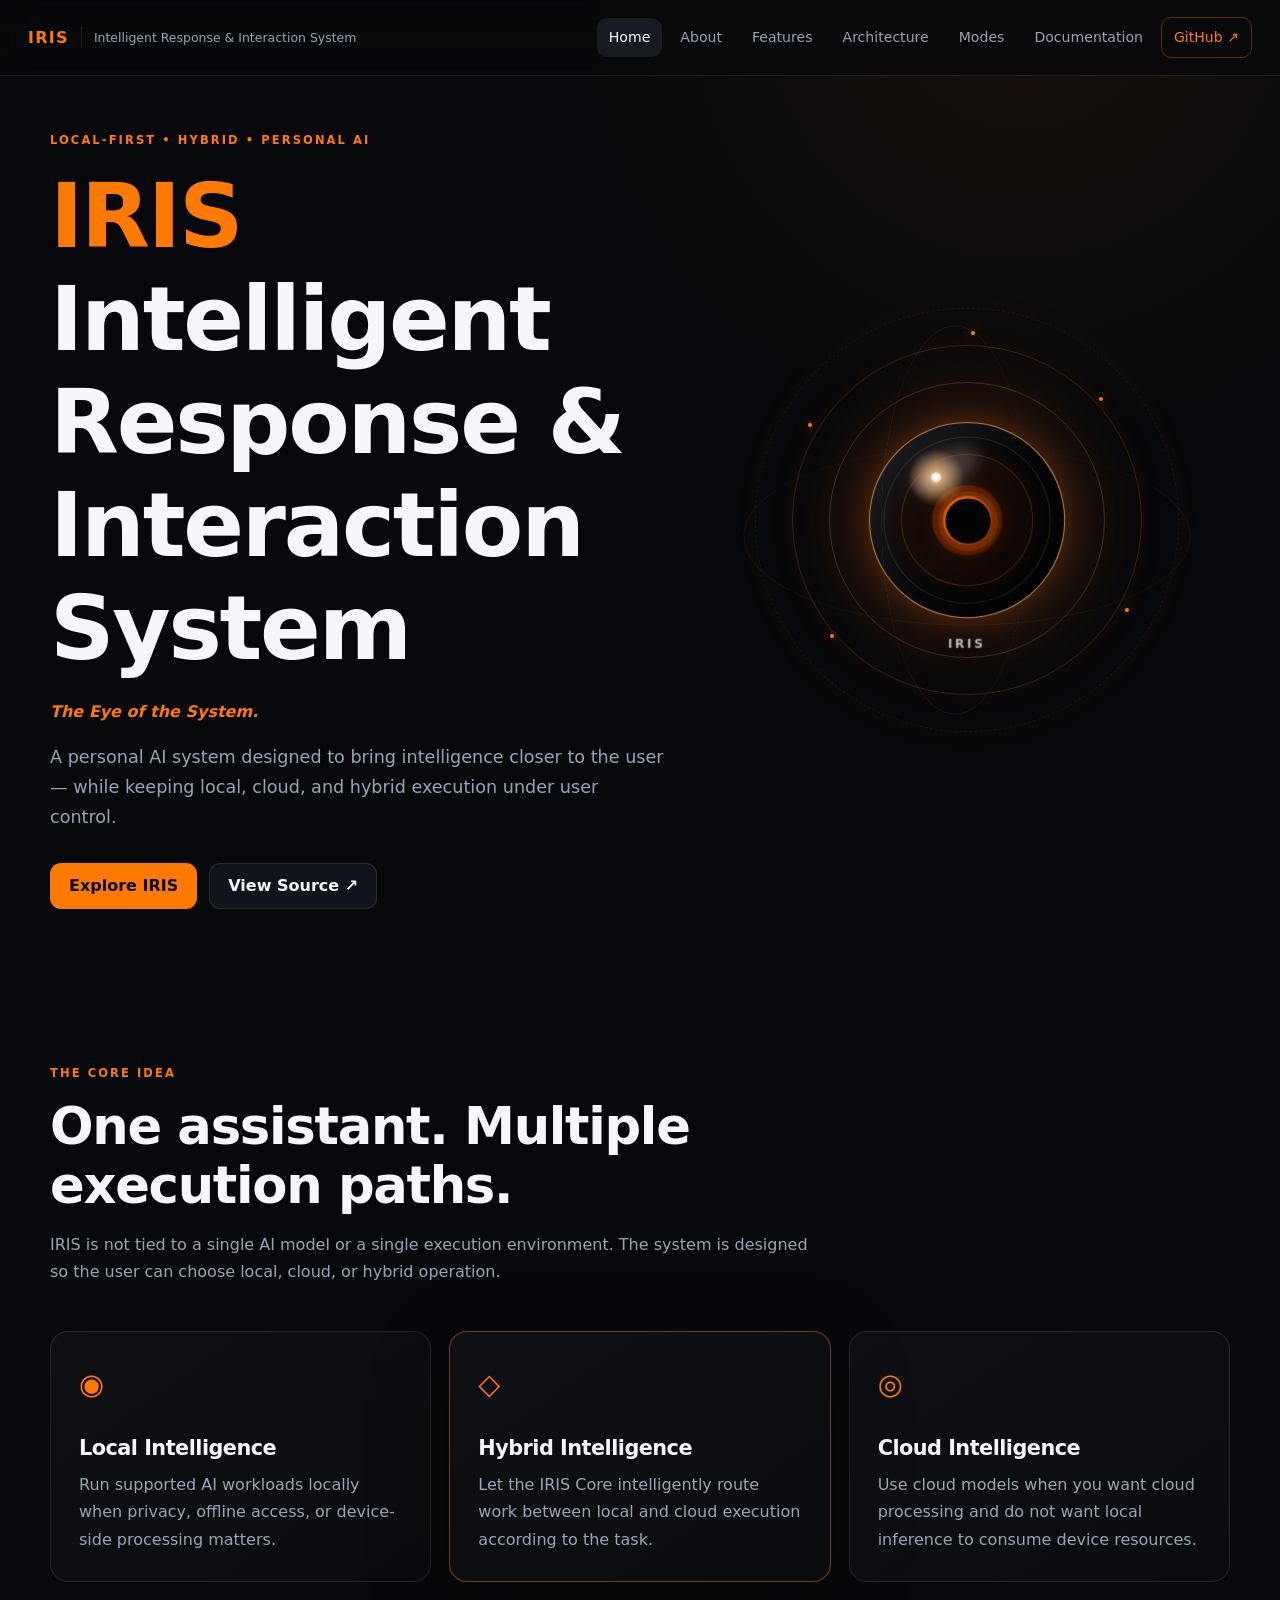
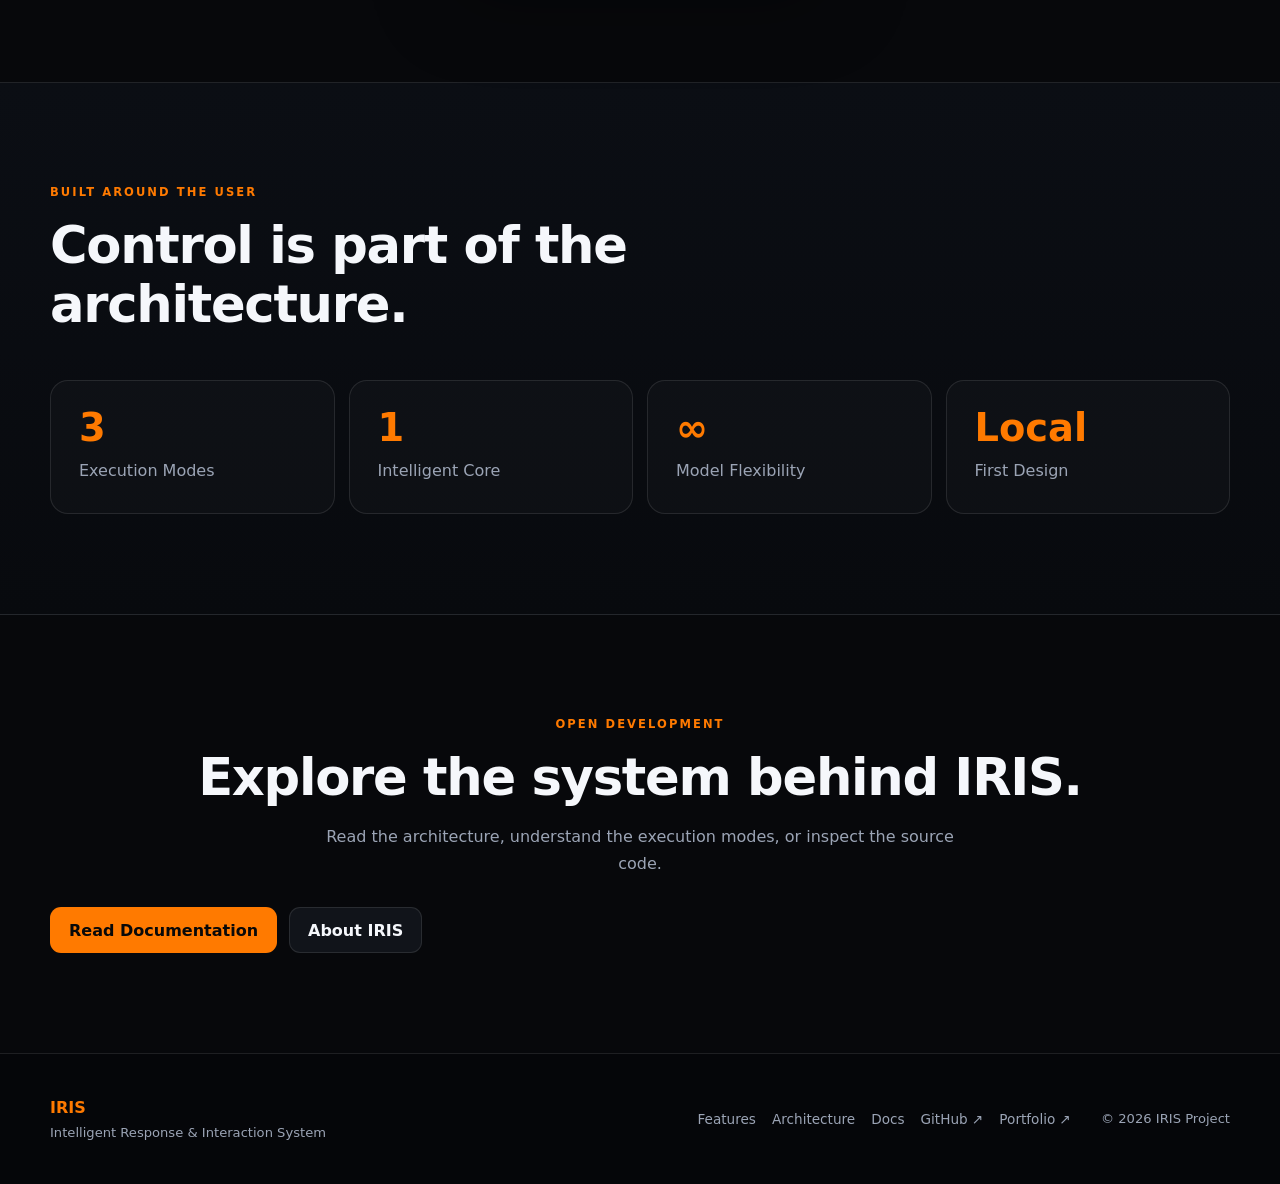
<file: index.html>
<head>
  <meta charset="UTF-8">
  <meta name="viewport" content="width=device-width, initial-scale=1.0">
  <meta name="google-site-verification" content="YQ92XKp69DxucgVGc7z92SkNloMF1bHF7aJq-I7CRvs" />

  <!-- ==================== SEO ==================== -->

  <title>IRIS by Lokendra Dhote | Intelligent Response &amp; Interaction System</title>

  <meta
    name="description"
    content="IRIS by Lokendra Dhote is a local-first hybrid personal AI assistant with Local, Cloud and Hybrid execution modes, model flexibility, memory, voice, tools and web capabilities."
  >

  <meta name="author" content="Lokendra Dhote">

  <!-- Canonical -->
  <link
    rel="canonical"
    href="https://iris-ai-core.vercel.app/"
  >

  <!-- ==================== Open Graph ==================== -->

  <meta property="og:type" content="website">

  <meta
    property="og:title"
    content="IRIS by Lokendra Dhote | Intelligent Response &amp; Interaction System"
  >

  <meta
    property="og:description"
    content="A local-first hybrid personal AI assistant designed around user-controlled Local, Cloud and Hybrid execution."
  >

  <meta
    property="og:url"
    content="https://iris-ai-core.vercel.app/"
  >

  <meta
    property="og:site_name"
    content="IRIS by Lokendra Dhote"
  >

  <!-- Use this only after iris-og.png actually exists -->
  <meta
    property="og:image"
    content="https://iris-ai-core.vercel.app/assets/iris-og.png"
  >

  <meta
    property="og:image:alt"
    content="IRIS — Intelligent Response &amp; Interaction System"
  >

  <!-- ==================== Twitter / X ==================== -->

  <meta name="twitter:card" content="summary_large_image">

  <meta
    name="twitter:title"
    content="IRIS by Lokendra Dhote | Intelligent Response &amp; Interaction System"
  >

  <meta
    name="twitter:description"
    content="A local-first hybrid personal AI assistant with Local, Cloud and Hybrid execution modes."
  >

  <meta
    name="twitter:image"
    content="https://iris-ai-core.vercel.app/assets/iris-og.png"
  >

  <!-- ==================== Structured Data ==================== -->

  <script type="application/ld+json">
  {
    "@context": "https://schema.org",
    "@type": "SoftwareApplication",
    "name": "IRIS",
    "alternateName": "Intelligent Response & Interaction System",
    "url": "https://iris-ai-core.vercel.app/",
    "description": "A local-first hybrid personal AI assistant designed around user-controlled Local, Cloud and Hybrid execution.",
    "author": {
      "@type": "Person",
      "name": "Lokendra Dhote",
      "url": "https://lokendradhote.vercel.app/",
      "sameAs": [
        "https://github.com/lokendradhote",
        "https://www.linkedin.com/in/lokendra-dhote-b47152257"
      ]
    },
    "codeRepository": "https://github.com/lokendradhote/IRIS"
  }
  </script>

  <!-- ==================== Styles ==================== -->

  <link rel="stylesheet" href="css/style.css">
</head>
<body>
  <!-- ==================== NAVIGATION ==================== -->
  <header class="site-header">
    <a class="brand" href="index.html">
      <span class="brand-mark">IRIS</span>
      <span class="brand-subtitle">Intelligent Response &amp; Interaction System</span>
    </a>

    <button class="nav-toggle" id="navToggle" aria-label="Open navigation" aria-expanded="false">
      <span></span><span></span><span></span>
    </button>

    <nav class="site-nav" id="siteNav">
      <a class="active" href="index.html">Home</a>
      <a href="about.html">About</a>
      <a href="features.html">Features</a>
      <a href="architecture.html">Architecture</a>
      <a href="modes.html">Modes</a>
      <a href="documentation.html">Documentation</a>
      <a class="nav-github" href="https://github.com/lokendradhote/IRIS" target="_blank" rel="noopener">GitHub ↗</a>
    </nav>
  </header>

  <main>
    <!-- ==================== HERO ==================== -->
    <section class="hero page-shell">
      <div class="hero-content">
        <p class="eyebrow">LOCAL-FIRST • HYBRID • PERSONAL AI</p>
        <h1><span>IRIS</span><br>Intelligent Response &amp; Interaction System</h1>
        <p class="hero-tagline">The Eye of the System.</p>
        <p class="hero-description">
          A personal AI system designed to bring intelligence closer to the user —
          while keeping local, cloud, and hybrid execution under user control.
        </p>

        <div class="hero-actions">
          <a class="btn btn-primary" href="features.html">Explore IRIS</a>
          <a class="btn btn-secondary" href="https://github.com/lokendradhote/IRIS" target="_blank" rel="noopener">View Source ↗</a>
        </div>
      </div>

      <div class="hero-visual" aria-hidden="true">
        <div class="iris-scene">
          <div class="iris-halo halo-a"></div>
          <div class="iris-halo halo-b"></div>
          <div class="iris-ring ring-a"></div>
          <div class="iris-ring ring-b"></div>
          <div class="iris-ring ring-c"></div>

          <div class="iris-orb">
            <div class="orb-glow"></div>
            <div class="orb-surface">
              <span class="orb-highlight"></span>
              <span class="orb-pupil"></span>
            </div>
            <span class="orb-label">IRIS</span>
          </div>

          <span class="particle p1"></span>
          <span class="particle p2"></span>
          <span class="particle p3"></span>
          <span class="particle p4"></span>
          <span class="particle p5"></span>
        </div>
      </div>
    </section>

    <!-- ==================== CORE IDEA ==================== -->
    <section class="section page-shell">
      <div class="section-heading">
        <p class="eyebrow">THE CORE IDEA</p>
        <h2>One assistant. Multiple execution paths.</h2>
        <p>
          IRIS is not tied to a single AI model or a single execution environment.
          The system is designed so the user can choose local, cloud, or hybrid operation.
        </p>
      </div>

      <div class="feature-grid three">
        <article class="card">
          <span class="card-icon">◉</span>
          <h3>Local Intelligence</h3>
          <p>Run supported AI workloads locally when privacy, offline access, or device-side processing matters.</p>
        </article>

        <article class="card featured-card">
          <span class="card-icon">◇</span>
          <h3>Hybrid Intelligence</h3>
          <p>Let the IRIS Core intelligently route work between local and cloud execution according to the task.</p>
        </article>

        <article class="card">
          <span class="card-icon">◎</span>
          <h3>Cloud Intelligence</h3>
          <p>Use cloud models when you want cloud processing and do not want local inference to consume device resources.</p>
        </article>
      </div>
    </section>

    <!-- ==================== HIGHLIGHTS ==================== -->
    <section class="section section-dark">
      <div class="page-shell">
        <div class="section-heading">
          <p class="eyebrow">BUILT AROUND THE USER</p>
          <h2>Control is part of the architecture.</h2>
        </div>

        <div class="stats-grid">
          <div class="stat"><strong>3</strong><span>Execution Modes</span></div>
          <div class="stat"><strong>1</strong><span>Intelligent Core</span></div>
          <div class="stat"><strong>∞</strong><span>Model Flexibility</span></div>
          <div class="stat"><strong>Local</strong><span>First Design</span></div>
        </div>
      </div>
    </section>

    <!-- ==================== CTA ==================== -->
    <section class="section page-shell cta-section">
      <p class="eyebrow">OPEN DEVELOPMENT</p>
      <h2>Explore the system behind IRIS.</h2>
      <p>Read the architecture, understand the execution modes, or inspect the source code.</p>
      <div class="hero-actions">
        <a class="btn btn-primary" href="documentation.html">Read Documentation</a>
        <a class="btn btn-secondary" href="about.html">About IRIS</a>
      </div>
    </section>
  </main>

  <footer class="site-footer">
    <div class="page-shell footer-inner">
      <div>
        <strong>IRIS</strong>
        <p>Intelligent Response &amp; Interaction System</p>
      </div>
    
     <div class="footer-links">
    <a href="features.html">Features</a>
    <a href="architecture.html">Architecture</a>
    <a href="documentation.html">Docs</a>
    <a href="https://github.com/lokendradhote/IRIS" target="_blank" rel="noopener">GitHub ↗</a>
    <a href="https://lokendradhote.vercel.app/" target="_blank" rel="noopener">Portfolio ↗</a>

      </div>
      <p class="copyright">© 2026 IRIS Project</p>
    </div>
  </footer>

  <script src="js/main.js"></script>
</body>
</html>
</file>
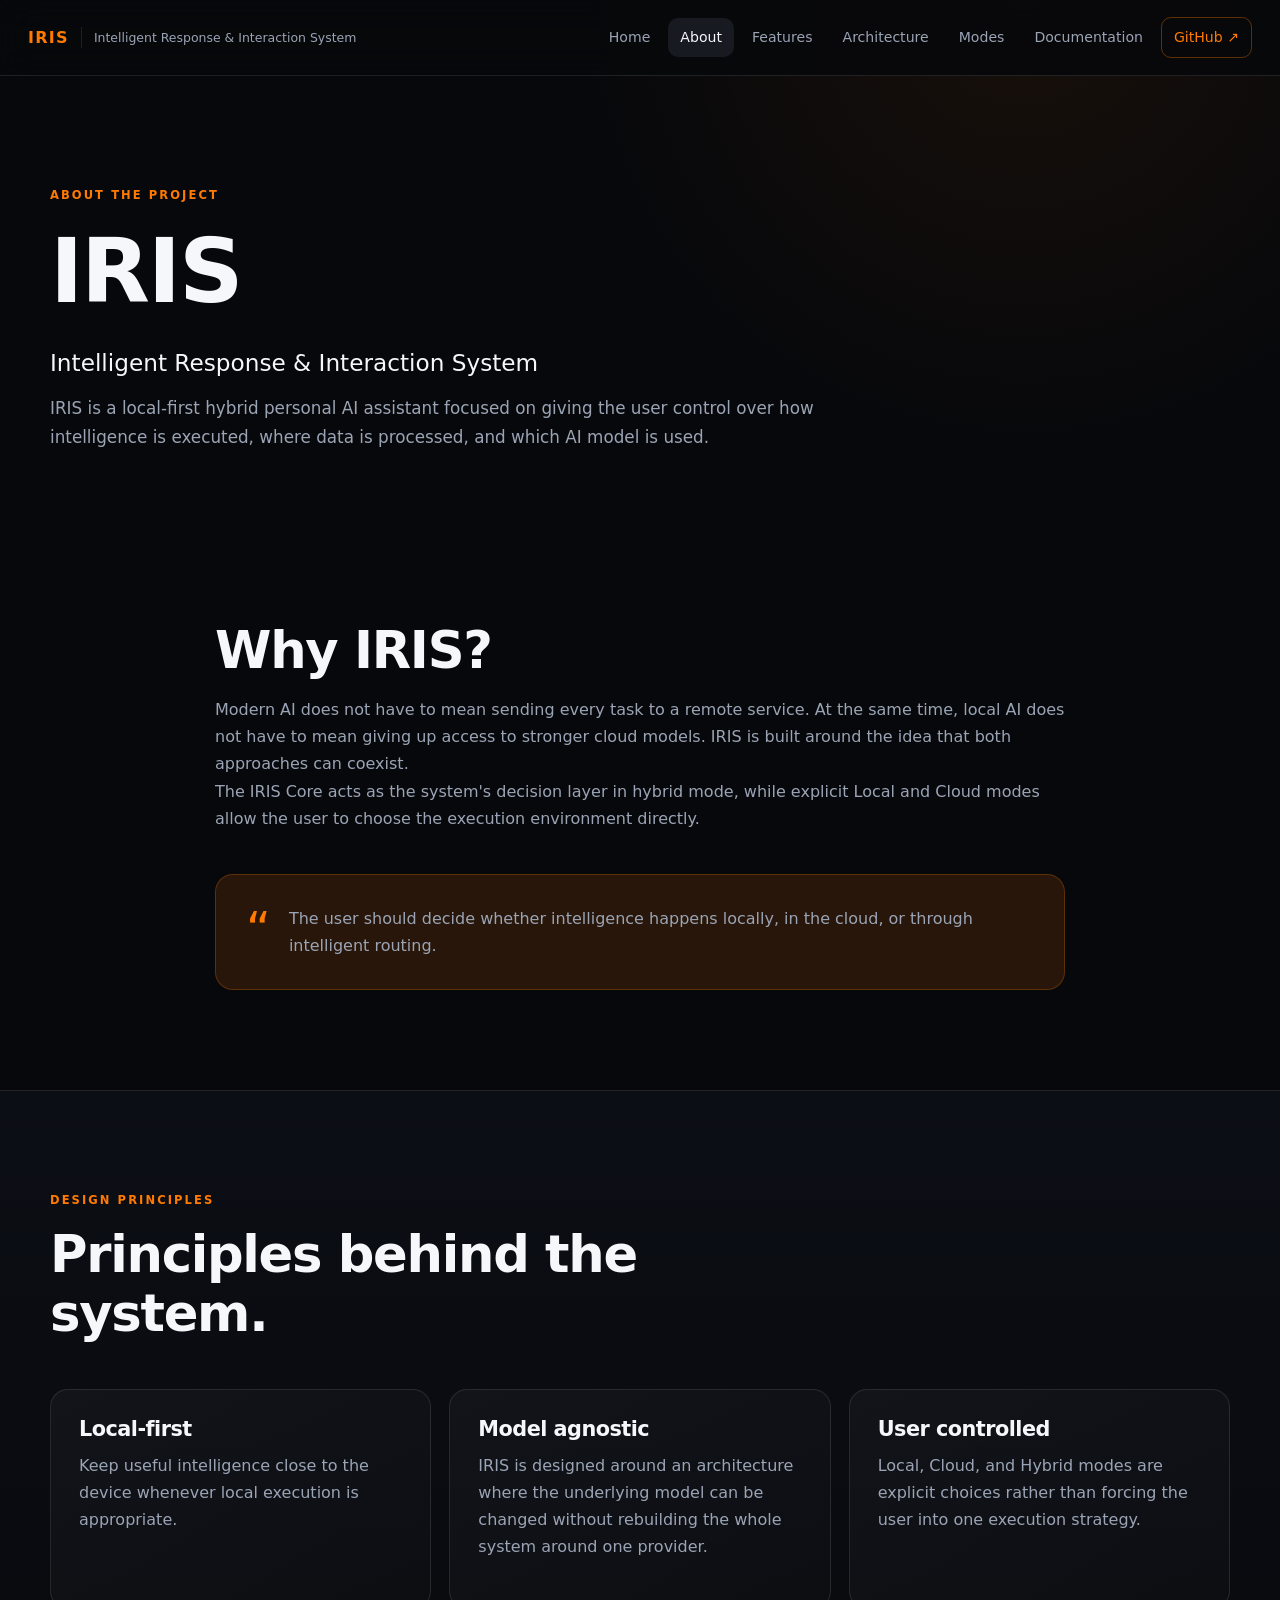
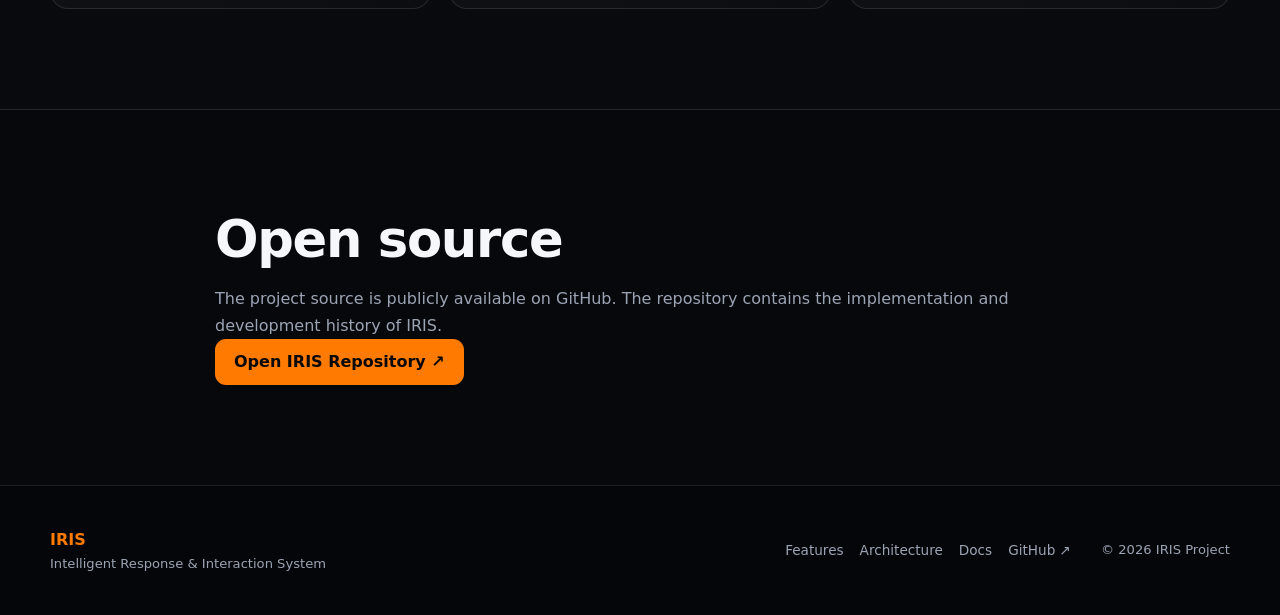
<file: about.html>
<!DOCTYPE html>
<html lang="en">
<head>
  <meta charset="UTF-8">
  <meta name="viewport" content="width=device-width, initial-scale=1.0">
  <meta name="description" content="About IRIS — Intelligent Response & Interaction System.">
  <title>About IRIS — Intelligent Response & Interaction System</title>
  <link rel="stylesheet" href="css/style.css">
</head>
<body>
  <header class="site-header">
    <a class="brand" href="index.html">
      <span class="brand-mark">IRIS</span>
      <span class="brand-subtitle">Intelligent Response &amp; Interaction System</span>
    </a>
    <button class="nav-toggle" id="navToggle" aria-label="Open navigation" aria-expanded="false"><span></span><span></span><span></span></button>
    <nav class="site-nav" id="siteNav">
      <a href="index.html">Home</a>
      <a class="active" href="about.html">About</a>
      <a href="features.html">Features</a>
      <a href="architecture.html">Architecture</a>
      <a href="modes.html">Modes</a>
      <a href="documentation.html">Documentation</a>
      <a class="nav-github" href="https://github.com/lokendradhote/IRIS" target="_blank" rel="noopener">GitHub ↗</a>
    </nav>
  </header>

  <main>
    <section class="page-hero page-shell">
      <p class="eyebrow">ABOUT THE PROJECT</p>
      <h1>IRIS</h1>
      <p class="lead">Intelligent Response &amp; Interaction System</p>
      <p>
        IRIS is a local-first hybrid personal AI assistant focused on giving the user
        control over how intelligence is executed, where data is processed, and which
        AI model is used.
      </p>
    </section>

    <section class="section page-shell narrow">
      <h2>Why IRIS?</h2>
      <p>
        Modern AI does not have to mean sending every task to a remote service.
        At the same time, local AI does not have to mean giving up access to stronger
        cloud models. IRIS is built around the idea that both approaches can coexist.
      </p>
      <p>
        The IRIS Core acts as the system's decision layer in hybrid mode, while explicit
        Local and Cloud modes allow the user to choose the execution environment directly.
      </p>

      <div class="quote-box">
        <span>“</span>
        <p>The user should decide whether intelligence happens locally, in the cloud, or through intelligent routing.</p>
      </div>
    </section>

    <section class="section section-dark">
      <div class="page-shell">
        <div class="section-heading">
          <p class="eyebrow">DESIGN PRINCIPLES</p>
          <h2>Principles behind the system.</h2>
        </div>
        <div class="feature-grid three">
          <article class="card"><h3>Local-first</h3><p>Keep useful intelligence close to the device whenever local execution is appropriate.</p></article>
          <article class="card"><h3>Model agnostic</h3><p>IRIS is designed around an architecture where the underlying model can be changed without rebuilding the whole system around one provider.</p></article>
          <article class="card"><h3>User controlled</h3><p>Local, Cloud, and Hybrid modes are explicit choices rather than forcing the user into one execution strategy.</p></article>
        </div>
      </div>
    </section>

    <section class="section page-shell narrow">
      <h2>Open source</h2>
      <p>
        The project source is publicly available on GitHub. The repository contains
        the implementation and development history of IRIS.
      </p>
      <a class="btn btn-primary" href="https://github.com/lokendradhote/IRIS" target="_blank" rel="noopener">Open IRIS Repository ↗</a>
    </section>
  </main>

  <footer class="site-footer"><div class="page-shell footer-inner"><div><strong>IRIS</strong><p>Intelligent Response &amp; Interaction System</p></div><div class="footer-links"><a href="features.html">Features</a><a href="architecture.html">Architecture</a><a href="documentation.html">Docs</a><a href="https://github.com/lokendradhote/IRIS" target="_blank" rel="noopener">GitHub ↗</a></div><p class="copyright">© 2026 IRIS Project</p></div></footer>
  <script src="js/main.js"></script>
</body>
</html>
</file>
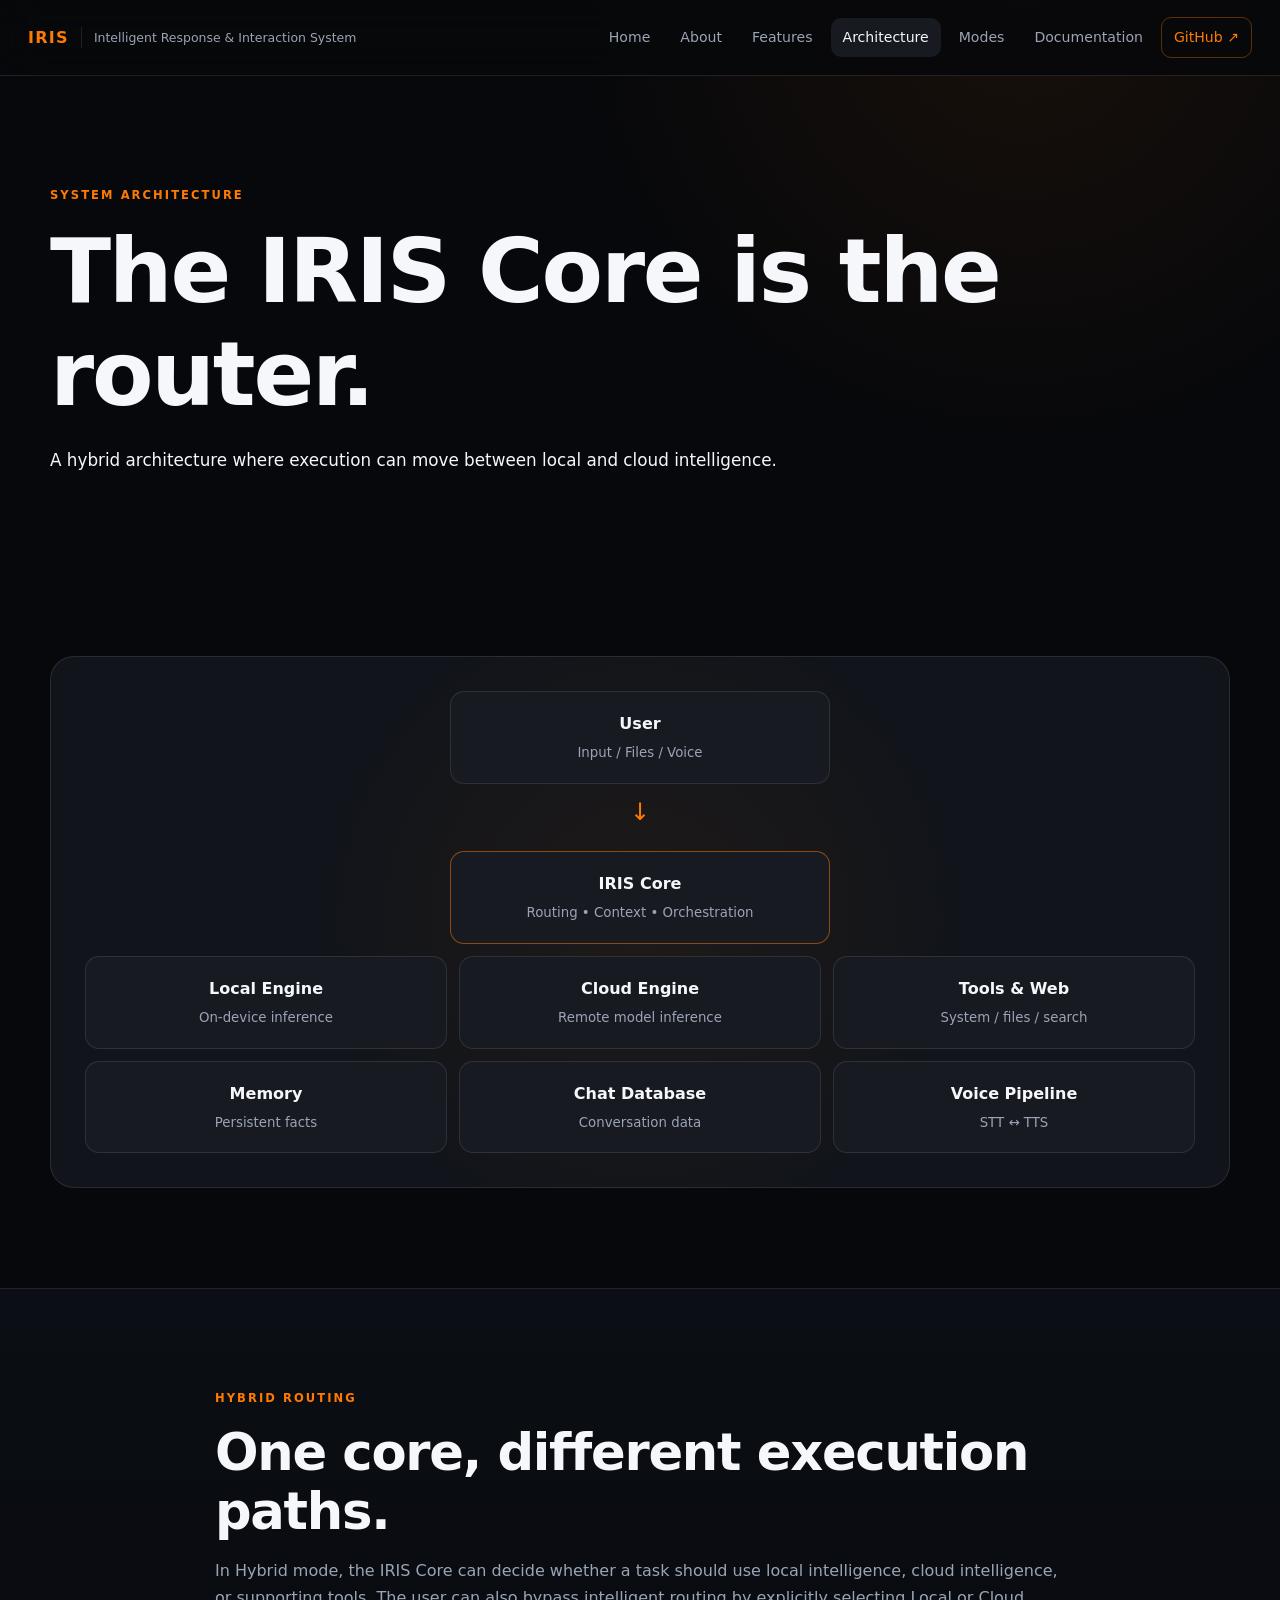
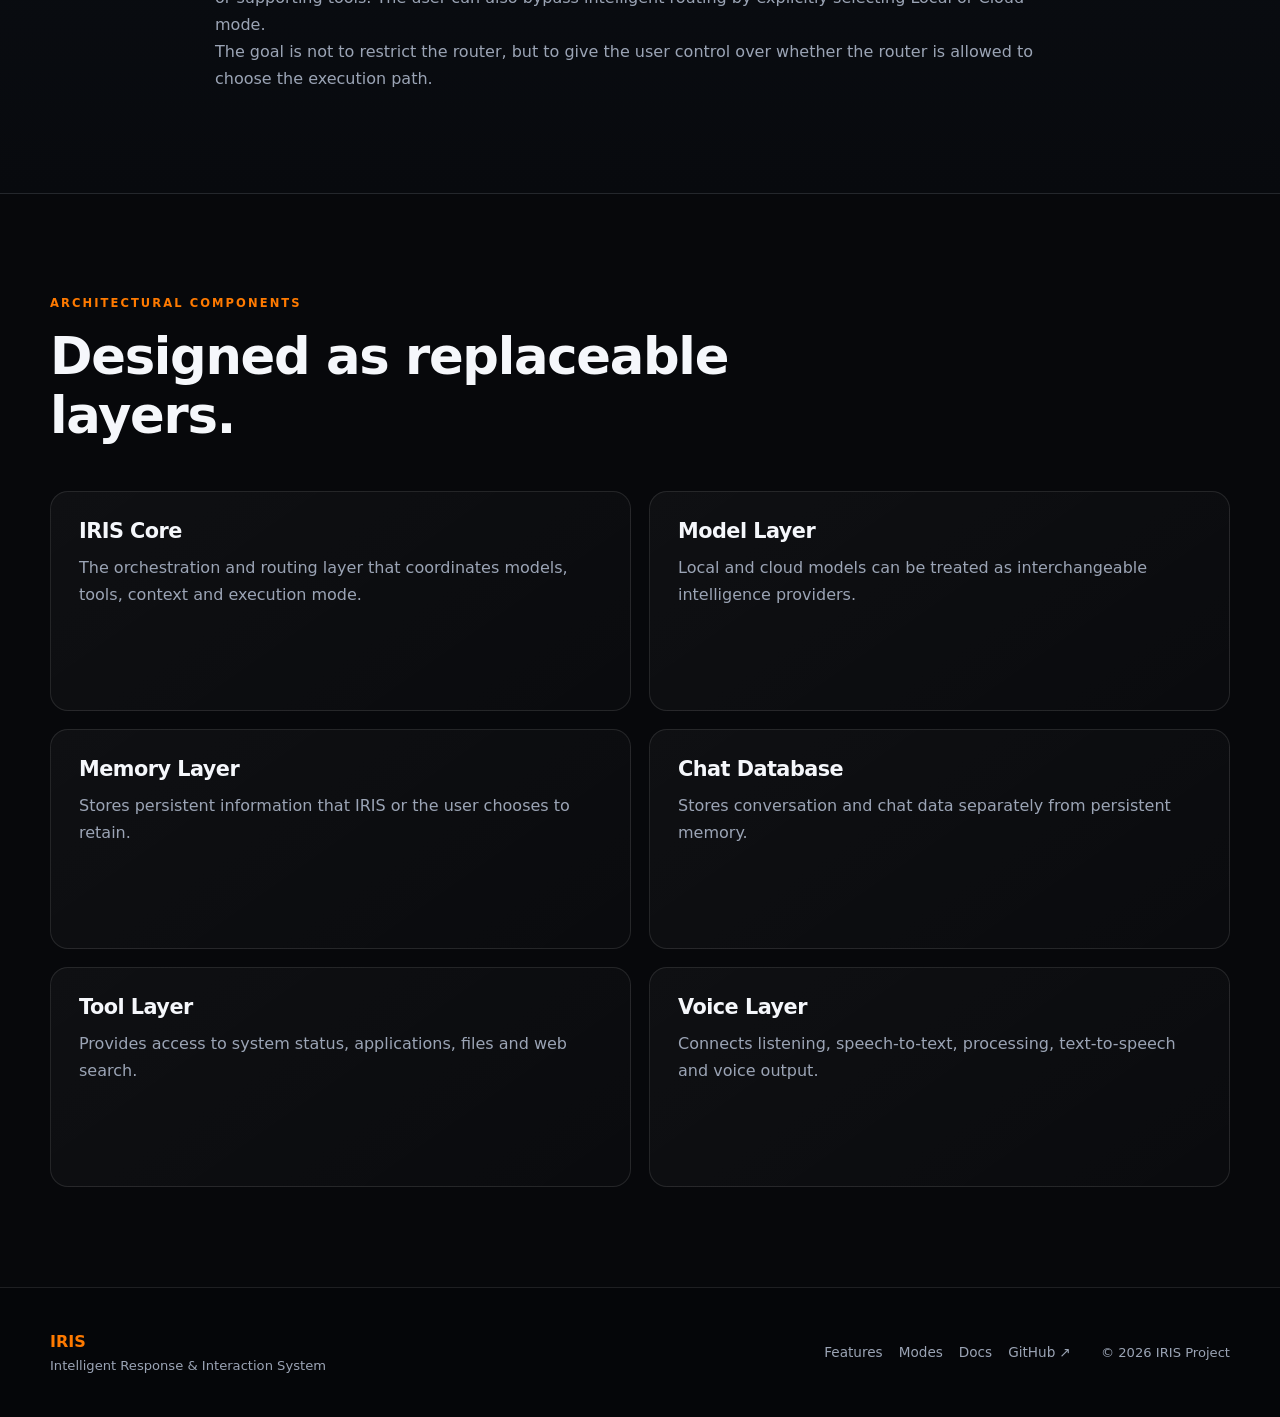
<file: architecture.html>
<!DOCTYPE html>
<html lang="en">
<head>
  <meta charset="UTF-8">
  <meta name="viewport" content="width=device-width, initial-scale=1.0">
  <meta name="description" content="IRIS architecture — the IRIS Core, local and cloud engines, tools, memory, database, voice pipeline and web grounding.">
  <title>Architecture — IRIS</title>
  <link rel="stylesheet" href="css/style.css">
</head>
<body>
  <header class="site-header">
    <a class="brand" href="index.html"><span class="brand-mark">IRIS</span><span class="brand-subtitle">Intelligent Response &amp; Interaction System</span></a>
    <button class="nav-toggle" id="navToggle" aria-label="Open navigation" aria-expanded="false"><span></span><span></span><span></span></button>
    <nav class="site-nav" id="siteNav">
      <a href="index.html">Home</a><a href="about.html">About</a><a href="features.html">Features</a><a class="active" href="architecture.html">Architecture</a><a href="modes.html">Modes</a><a href="documentation.html">Documentation</a><a class="nav-github" href="https://github.com/lokendradhote/IRIS" target="_blank" rel="noopener">GitHub ↗</a>
    </nav>
  </header>

  <main>
    <section class="page-hero page-shell">
      <p class="eyebrow">SYSTEM ARCHITECTURE</p>
      <h1>The IRIS Core is the router.</h1>
      <p class="lead">A hybrid architecture where execution can move between local and cloud intelligence.</p>
    </section>

    <section class="section page-shell">
      <div class="architecture-diagram">
        <div class="arch-node user-node"><span>User</span><small>Input / Files / Voice</small></div>
        <div class="arch-arrow">↓</div>
        <div class="arch-node core-node"><span>IRIS Core</span><small>Routing • Context • Orchestration</small></div>
        <div class="arch-branches">
          <div class="arch-node"><span>Local Engine</span><small>On-device inference</small></div>
          <div class="arch-node"><span>Cloud Engine</span><small>Remote model inference</small></div>
          <div class="arch-node"><span>Tools &amp; Web</span><small>System / files / search</small></div>
        </div>
        <div class="arch-services">
          <div class="arch-node"><span>Memory</span><small>Persistent facts</small></div>
          <div class="arch-node"><span>Chat Database</span><small>Conversation data</small></div>
          <div class="arch-node"><span>Voice Pipeline</span><small>STT ↔ TTS</small></div>
        </div>
      </div>
    </section>

    <section class="section section-dark">
      <div class="page-shell narrow">
        <p class="eyebrow">HYBRID ROUTING</p>
        <h2>One core, different execution paths.</h2>
        <p>
          In Hybrid mode, the IRIS Core can decide whether a task should use local
          intelligence, cloud intelligence, or supporting tools. The user can also
          bypass intelligent routing by explicitly selecting Local or Cloud mode.
        </p>
        <p>
          The goal is not to restrict the router, but to give the user control over
          whether the router is allowed to choose the execution path.
        </p>
      </div>
    </section>

    <section class="section page-shell">
      <div class="section-heading"><p class="eyebrow">ARCHITECTURAL COMPONENTS</p><h2>Designed as replaceable layers.</h2></div>
      <div class="feature-grid two">
        <article class="card"><h3>IRIS Core</h3><p>The orchestration and routing layer that coordinates models, tools, context and execution mode.</p></article>
        <article class="card"><h3>Model Layer</h3><p>Local and cloud models can be treated as interchangeable intelligence providers.</p></article>
        <article class="card"><h3>Memory Layer</h3><p>Stores persistent information that IRIS or the user chooses to retain.</p></article>
        <article class="card"><h3>Chat Database</h3><p>Stores conversation and chat data separately from persistent memory.</p></article>
        <article class="card"><h3>Tool Layer</h3><p>Provides access to system status, applications, files and web search.</p></article>
        <article class="card"><h3>Voice Layer</h3><p>Connects listening, speech-to-text, processing, text-to-speech and voice output.</p></article>
      </div>
    </section>
  </main>

  <footer class="site-footer"><div class="page-shell footer-inner"><div><strong>IRIS</strong><p>Intelligent Response &amp; Interaction System</p></div><div class="footer-links"><a href="features.html">Features</a><a href="modes.html">Modes</a><a href="documentation.html">Docs</a><a href="https://github.com/lokendradhote/IRIS" target="_blank" rel="noopener">GitHub ↗</a></div><p class="copyright">© 2026 IRIS Project</p></div></footer>
  <script src="js/main.js"></script>
</body>
</html>
</file>
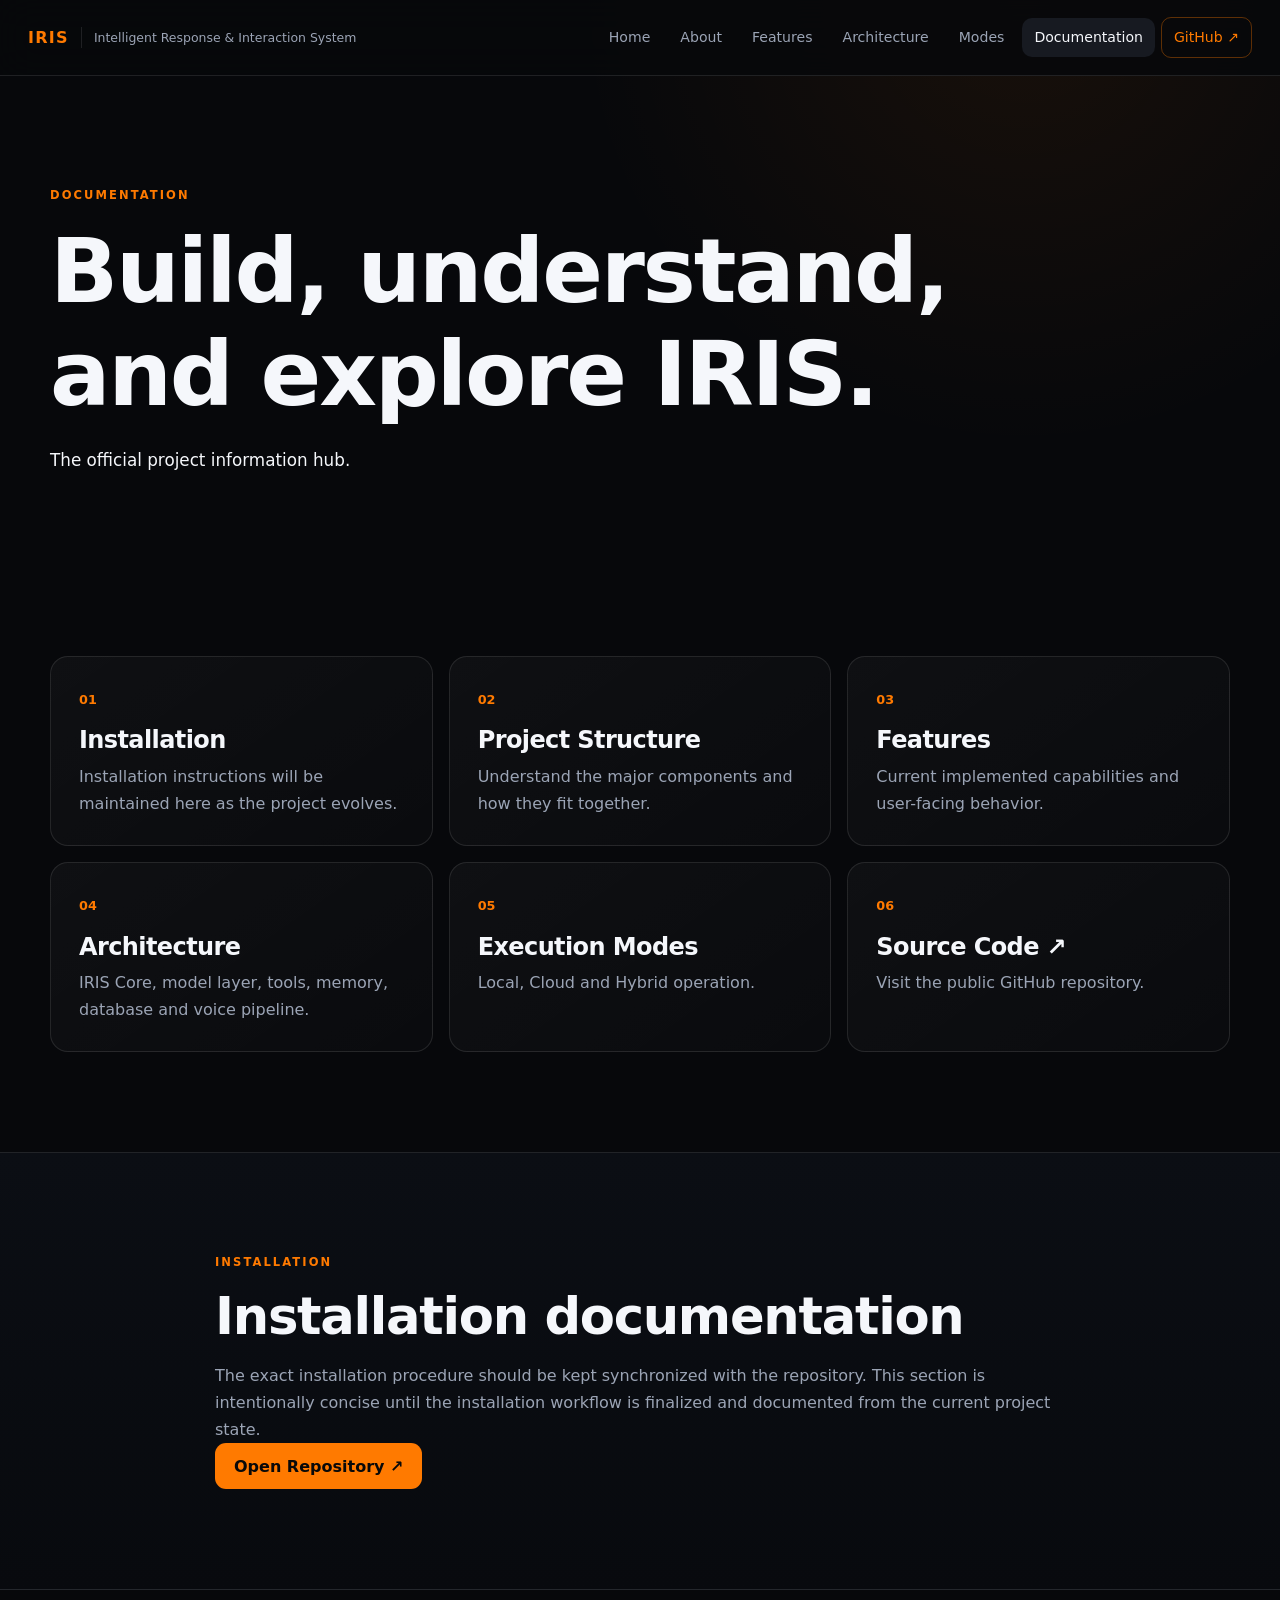
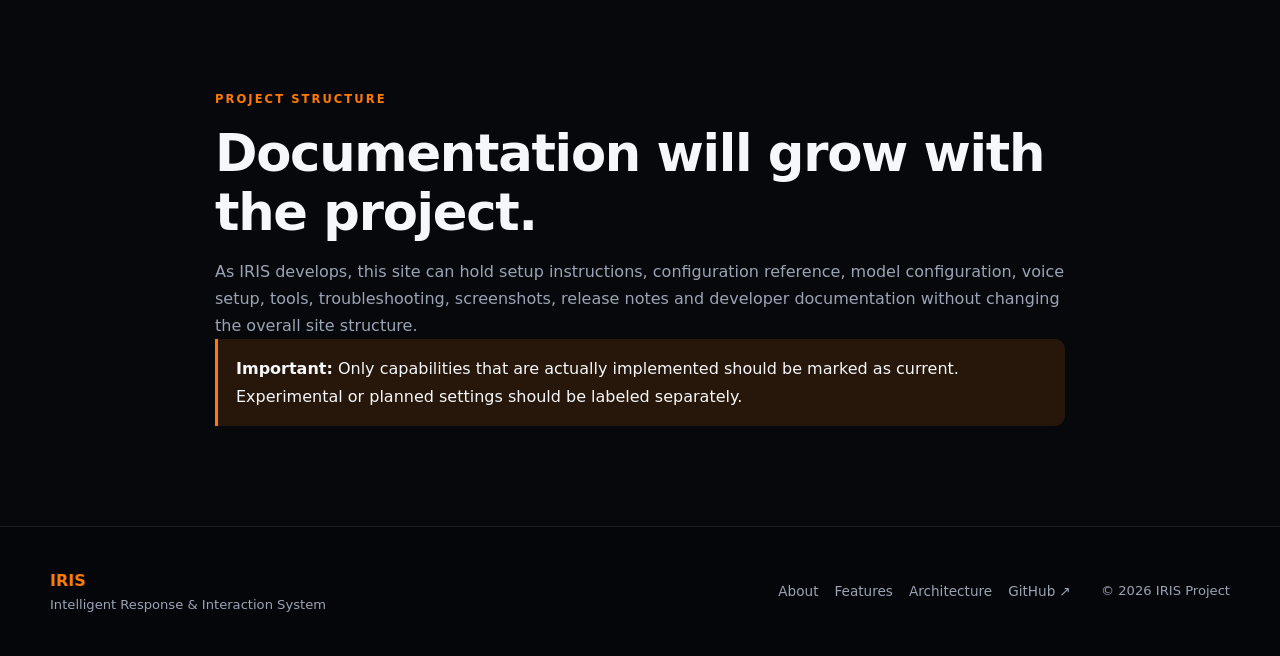
<file: documentation.html>
<!DOCTYPE html>
<html lang="en">
<head>
  <meta charset="UTF-8">
  <meta name="viewport" content="width=device-width, initial-scale=1.0">
  <meta name="description" content="IRIS documentation, installation, features, architecture, execution modes and project resources.">
  <title>Documentation — IRIS</title>
  <link rel="stylesheet" href="css/style.css">
</head>
<body>
  <header class="site-header">
    <a class="brand" href="index.html"><span class="brand-mark">IRIS</span><span class="brand-subtitle">Intelligent Response &amp; Interaction System</span></a>
    <button class="nav-toggle" id="navToggle" aria-label="Open navigation" aria-expanded="false"><span></span><span></span><span></span></button>
    <nav class="site-nav" id="siteNav">
      <a href="index.html">Home</a><a href="about.html">About</a><a href="features.html">Features</a><a href="architecture.html">Architecture</a><a href="modes.html">Modes</a><a class="active" href="documentation.html">Documentation</a><a class="nav-github" href="https://github.com/lokendradhote/IRIS" target="_blank" rel="noopener">GitHub ↗</a>
    </nav>
  </header>

  <main>
    <section class="page-hero page-shell">
      <p class="eyebrow">DOCUMENTATION</p>
      <h1>Build, understand, and explore IRIS.</h1>
      <p class="lead">The official project information hub.</p>
    </section>

    <section class="section page-shell">
      <div class="docs-grid">
        <a class="doc-card" href="#installation"><span>01</span><h2>Installation</h2><p>Installation instructions will be maintained here as the project evolves.</p></a>
        <a class="doc-card" href="#structure"><span>02</span><h2>Project Structure</h2><p>Understand the major components and how they fit together.</p></a>
        <a class="doc-card" href="features.html"><span>03</span><h2>Features</h2><p>Current implemented capabilities and user-facing behavior.</p></a>
        <a class="doc-card" href="architecture.html"><span>04</span><h2>Architecture</h2><p>IRIS Core, model layer, tools, memory, database and voice pipeline.</p></a>
        <a class="doc-card" href="modes.html"><span>05</span><h2>Execution Modes</h2><p>Local, Cloud and Hybrid operation.</p></a>
        <a class="doc-card" href="https://github.com/lokendradhote/IRIS" target="_blank" rel="noopener"><span>06</span><h2>Source Code ↗</h2><p>Visit the public GitHub repository.</p></a>
      </div>
    </section>

    <section class="section section-dark" id="installation">
      <div class="page-shell narrow">
        <p class="eyebrow">INSTALLATION</p>
        <h2>Installation documentation</h2>
        <p>
          The exact installation procedure should be kept synchronized with the repository.
          This section is intentionally concise until the installation workflow is finalized
          and documented from the current project state.
        </p>
        <a class="btn btn-primary" href="https://github.com/lokendradhote/IRIS" target="_blank" rel="noopener">Open Repository ↗</a>
      </div>
    </section>

    <section class="section page-shell narrow" id="structure">
      <p class="eyebrow">PROJECT STRUCTURE</p>
      <h2>Documentation will grow with the project.</h2>
      <p>
        As IRIS develops, this site can hold setup instructions, configuration reference,
        model configuration, voice setup, tools, troubleshooting, screenshots, release
        notes and developer documentation without changing the overall site structure.
      </p>
      <div class="callout">
        <strong>Important:</strong> Only capabilities that are actually implemented should
        be marked as current. Experimental or planned settings should be labeled separately.
      </div>
    </section>
  </main>

  <footer class="site-footer"><div class="page-shell footer-inner"><div><strong>IRIS</strong><p>Intelligent Response &amp; Interaction System</p></div><div class="footer-links"><a href="about.html">About</a><a href="features.html">Features</a><a href="architecture.html">Architecture</a><a href="https://github.com/lokendradhote/IRIS" target="_blank" rel="noopener">GitHub ↗</a></div><p class="copyright">© 2026 IRIS Project</p></div></footer>
  <script src="js/main.js"></script>
</body>
</html>
</file>
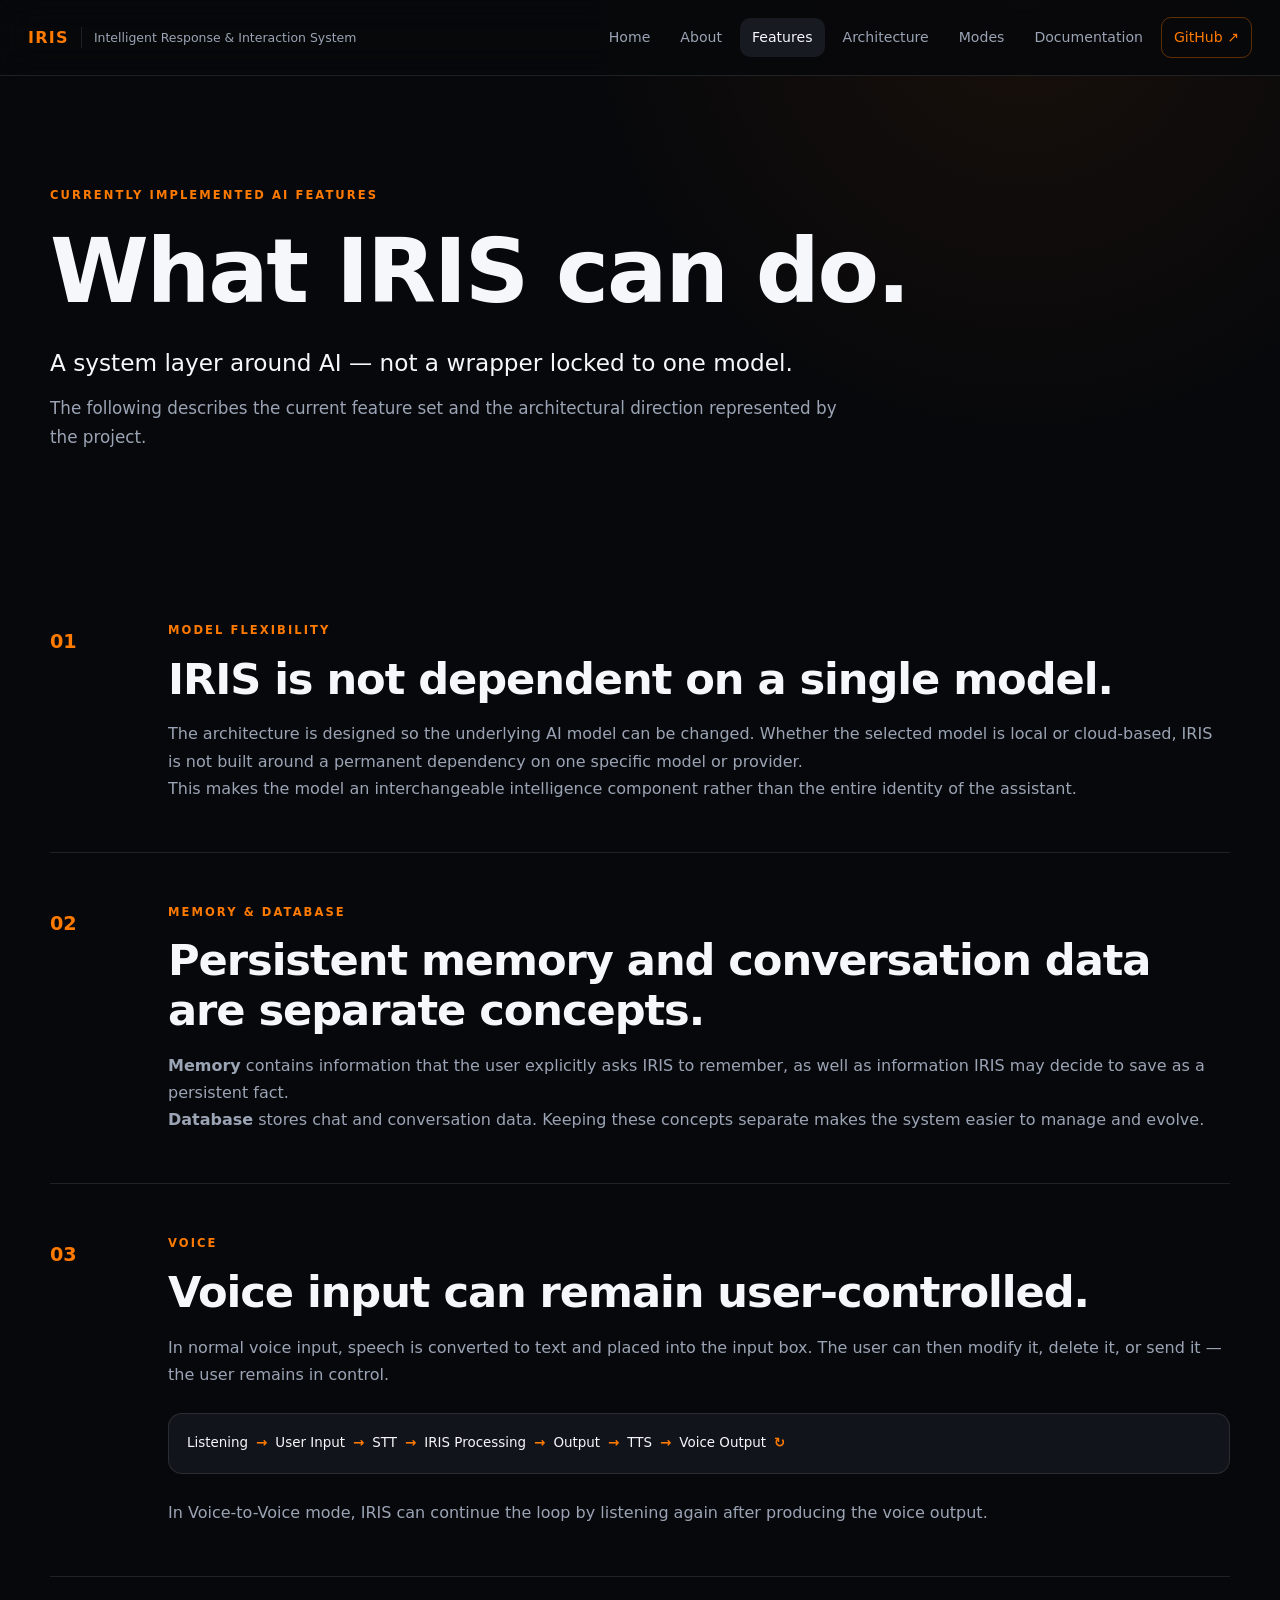
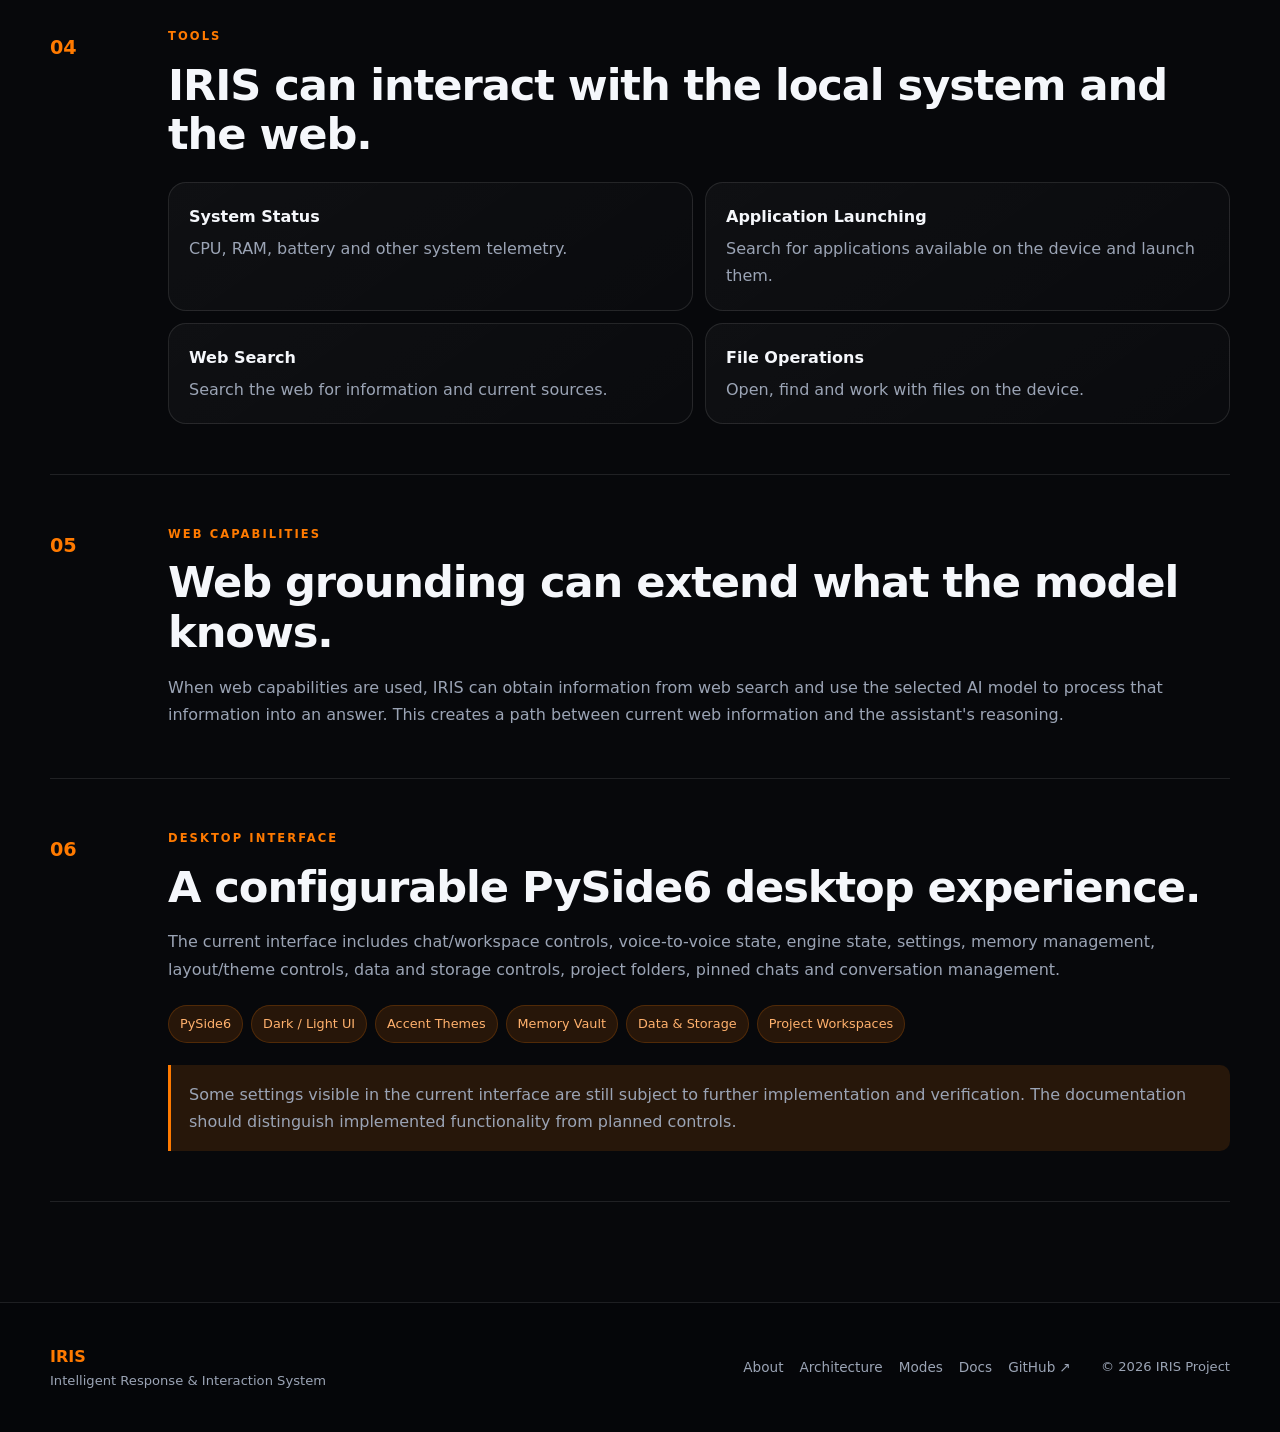
<file: features.html>
<!DOCTYPE html>
<html lang="en">
<head>
  <meta charset="UTF-8">
  <meta name="viewport" content="width=device-width, initial-scale=1.0">
  <meta name="description" content="IRIS features — model flexibility, memory and database, voice interaction, system tools, web capabilities, and a PySide6 desktop interface.">
  <title>Features — IRIS</title>
  <link rel="stylesheet" href="css/style.css">
</head>
<body>
  <header class="site-header">
    <a class="brand" href="index.html"><span class="brand-mark">IRIS</span><span class="brand-subtitle">Intelligent Response &amp; Interaction System</span></a>
    <button class="nav-toggle" id="navToggle" aria-label="Open navigation" aria-expanded="false"><span></span><span></span><span></span></button>
    <nav class="site-nav" id="siteNav">
      <a href="index.html">Home</a><a href="about.html">About</a><a class="active" href="features.html">Features</a><a href="architecture.html">Architecture</a><a href="modes.html">Modes</a><a href="documentation.html">Documentation</a><a class="nav-github" href="https://github.com/lokendradhote/IRIS" target="_blank" rel="noopener">GitHub ↗</a>
    </nav>
  </header>

  <main>
    <section class="page-hero page-shell">
      <p class="eyebrow">CURRENTLY IMPLEMENTED AI FEATURES</p>
      <h1>What IRIS can do.</h1>
      <p class="lead">A system layer around AI — not a wrapper locked to one model.</p>
      <p>
        The following describes the current feature set and the architectural direction
        represented by the project.
      </p>
    </section>

    <section class="section page-shell">
      <!-- Feature 01: Model flexibility -->
      <article class="feature-row">
        <div class="feature-number">01</div>
        <div>
          <p class="eyebrow">MODEL FLEXIBILITY</p>
          <h2>IRIS is not dependent on a single model.</h2>
          <p>
            The architecture is designed so the underlying AI model can be changed.
            Whether the selected model is local or cloud-based, IRIS is not built around
            a permanent dependency on one specific model or provider.
          </p>
          <p>
            This makes the model an interchangeable intelligence component rather than
            the entire identity of the assistant.
          </p>
        </div>
      </article>

      <!-- Feature 02: Memory and database -->
      <article class="feature-row">
        <div class="feature-number">02</div>
        <div>
          <p class="eyebrow">MEMORY &amp; DATABASE</p>
          <h2>Persistent memory and conversation data are separate concepts.</h2>
          <p>
            <strong>Memory</strong> contains information that the user explicitly asks IRIS
            to remember, as well as information IRIS may decide to save as a persistent fact.
          </p>
          <p>
            <strong>Database</strong> stores chat and conversation data. Keeping these
            concepts separate makes the system easier to manage and evolve.
          </p>
        </div>
      </article>

      <!-- Feature 03: Voice -->
      <article class="feature-row">
        <div class="feature-number">03</div>
        <div>
          <p class="eyebrow">VOICE</p>
          <h2>Voice input can remain user-controlled.</h2>
          <p>
            In normal voice input, speech is converted to text and placed into the input
            box. The user can then modify it, delete it, or send it — the user remains in control.
          </p>
          <div class="pipeline">
            <span>Listening</span><b>→</b><span>User Input</span><b>→</b><span>STT</span><b>→</b><span>IRIS Processing</span><b>→</b><span>Output</span><b>→</b><span>TTS</span><b>→</b><span>Voice Output</span><b>↻</b>
          </div>
          <p>
            In Voice-to-Voice mode, IRIS can continue the loop by listening again after
            producing the voice output.
          </p>
        </div>
      </article>

      <!-- Feature 04: Tools -->
      <article class="feature-row">
        <div class="feature-number">04</div>
        <div>
          <p class="eyebrow">TOOLS</p>
          <h2>IRIS can interact with the local system and the web.</h2>
          <div class="mini-grid">
            <div class="mini-card"><strong>System Status</strong><span>CPU, RAM, battery and other system telemetry.</span></div>
            <div class="mini-card"><strong>Application Launching</strong><span>Search for applications available on the device and launch them.</span></div>
            <div class="mini-card"><strong>Web Search</strong><span>Search the web for information and current sources.</span></div>
            <div class="mini-card"><strong>File Operations</strong><span>Open, find and work with files on the device.</span></div>
          </div>
        </div>
      </article>

      <!-- Feature 05: Web -->
      <article class="feature-row">
        <div class="feature-number">05</div>
        <div>
          <p class="eyebrow">WEB CAPABILITIES</p>
          <h2>Web grounding can extend what the model knows.</h2>
          <p>
            When web capabilities are used, IRIS can obtain information from web search
            and use the selected AI model to process that information into an answer.
            This creates a path between current web information and the assistant's reasoning.
          </p>
        </div>
      </article>

      <!-- Feature 06: Interface -->
      <article class="feature-row">
        <div class="feature-number">06</div>
        <div>
          <p class="eyebrow">DESKTOP INTERFACE</p>
          <h2>A configurable PySide6 desktop experience.</h2>
          <p>
            The current interface includes chat/workspace controls, voice-to-voice state,
            engine state, settings, memory management, layout/theme controls, data and
            storage controls, project folders, pinned chats and conversation management.
          </p>
          <div class="tag-list">
            <span>PySide6</span><span>Dark / Light UI</span><span>Accent Themes</span><span>Memory Vault</span><span>Data &amp; Storage</span><span>Project Workspaces</span>
          </div>
          <p class="note">
            Some settings visible in the current interface are still subject to further
            implementation and verification. The documentation should distinguish
            implemented functionality from planned controls.
          </p>
        </div>
      </article>
    </section>
  </main>

  <footer class="site-footer"><div class="page-shell footer-inner"><div><strong>IRIS</strong><p>Intelligent Response &amp; Interaction System</p></div><div class="footer-links"><a href="about.html">About</a><a href="architecture.html">Architecture</a><a href="modes.html">Modes</a><a href="documentation.html">Docs</a><a href="https://github.com/lokendradhote/IRIS" target="_blank" rel="noopener">GitHub ↗</a></div><p class="copyright">© 2026 IRIS Project</p></div></footer>
  <script src="js/main.js"></script>
</body>
</html>
</file>
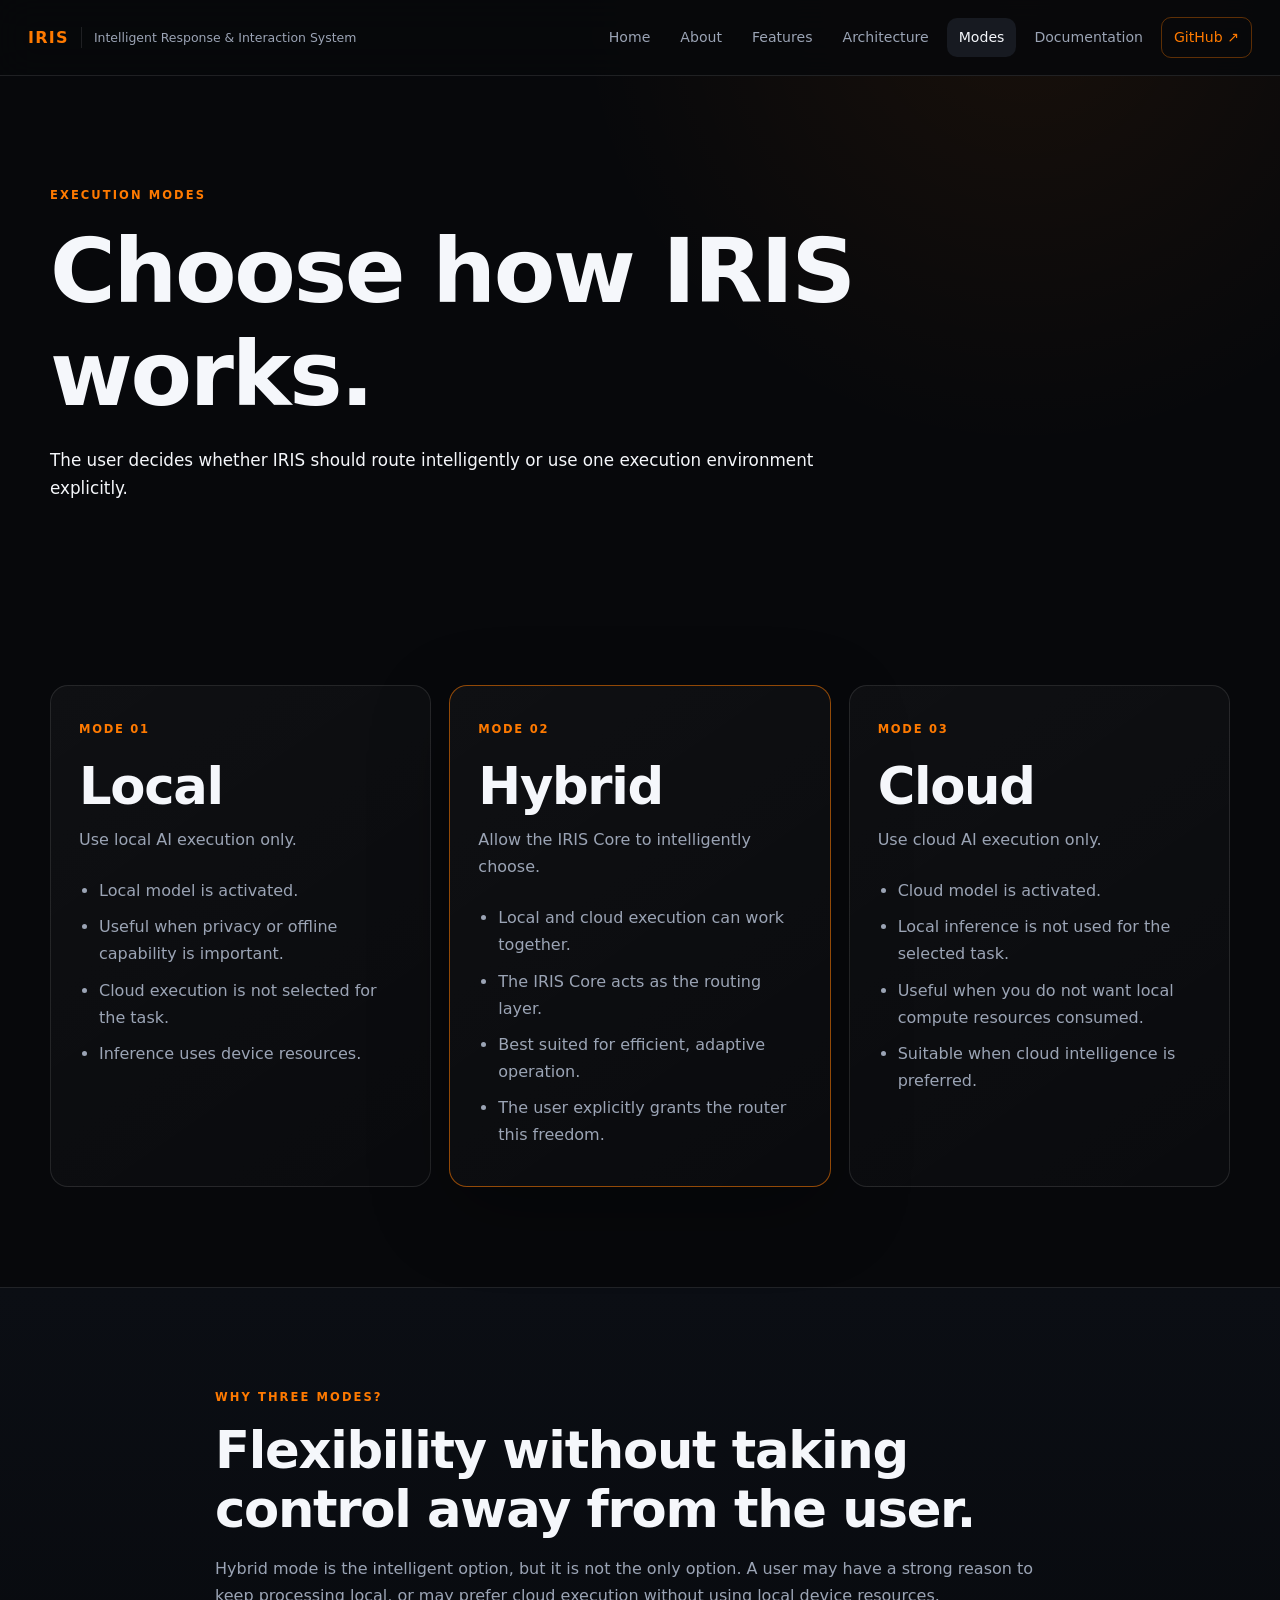
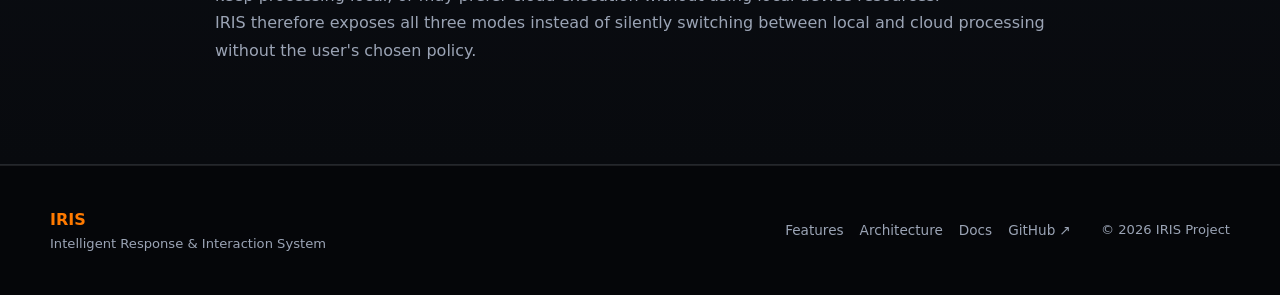
<file: modes.html>
<!DOCTYPE html>
<html lang="en">
<head>
  <meta charset="UTF-8">
  <meta name="viewport" content="width=device-width, initial-scale=1.0">
  <meta name="description" content="IRIS Local, Cloud and Hybrid execution modes.">
  <title>Modes — IRIS</title>
  <link rel="stylesheet" href="css/style.css">
</head>
<body>
  <header class="site-header">
    <a class="brand" href="index.html"><span class="brand-mark">IRIS</span><span class="brand-subtitle">Intelligent Response &amp; Interaction System</span></a>
    <button class="nav-toggle" id="navToggle" aria-label="Open navigation" aria-expanded="false"><span></span><span></span><span></span></button>
    <nav class="site-nav" id="siteNav">
      <a href="index.html">Home</a><a href="about.html">About</a><a href="features.html">Features</a><a href="architecture.html">Architecture</a><a class="active" href="modes.html">Modes</a><a href="documentation.html">Documentation</a><a class="nav-github" href="https://github.com/lokendradhote/IRIS" target="_blank" rel="noopener">GitHub ↗</a>
    </nav>
  </header>

  <main>
    <section class="page-hero page-shell">
      <p class="eyebrow">EXECUTION MODES</p>
      <h1>Choose how IRIS works.</h1>
      <p class="lead">The user decides whether IRIS should route intelligently or use one execution environment explicitly.</p>
    </section>

    <section class="section page-shell">
      <div class="mode-grid">
        <article class="mode-card">
          <span class="mode-label">MODE 01</span>
          <h2>Local</h2>
          <p>Use local AI execution only.</p>
          <ul>
            <li>Local model is activated.</li>
            <li>Useful when privacy or offline capability is important.</li>
            <li>Cloud execution is not selected for the task.</li>
            <li>Inference uses device resources.</li>
          </ul>
        </article>

        <article class="mode-card mode-featured">
          <span class="mode-label">MODE 02</span>
          <h2>Hybrid</h2>
          <p>Allow the IRIS Core to intelligently choose.</p>
          <ul>
            <li>Local and cloud execution can work together.</li>
            <li>The IRIS Core acts as the routing layer.</li>
            <li>Best suited for efficient, adaptive operation.</li>
            <li>The user explicitly grants the router this freedom.</li>
          </ul>
        </article>

        <article class="mode-card">
          <span class="mode-label">MODE 03</span>
          <h2>Cloud</h2>
          <p>Use cloud AI execution only.</p>
          <ul>
            <li>Cloud model is activated.</li>
            <li>Local inference is not used for the selected task.</li>
            <li>Useful when you do not want local compute resources consumed.</li>
            <li>Suitable when cloud intelligence is preferred.</li>
          </ul>
        </article>
      </div>
    </section>

    <section class="section section-dark">
      <div class="page-shell narrow">
        <p class="eyebrow">WHY THREE MODES?</p>
        <h2>Flexibility without taking control away from the user.</h2>
        <p>
          Hybrid mode is the intelligent option, but it is not the only option.
          A user may have a strong reason to keep processing local, or may prefer
          cloud execution without using local device resources.
        </p>
        <p>
          IRIS therefore exposes all three modes instead of silently switching
          between local and cloud processing without the user's chosen policy.
        </p>
      </div>
    </section>
  </main>

  <footer class="site-footer"><div class="page-shell footer-inner"><div><strong>IRIS</strong><p>Intelligent Response &amp; Interaction System</p></div><div class="footer-links"><a href="features.html">Features</a><a href="architecture.html">Architecture</a><a href="documentation.html">Docs</a><a href="https://github.com/lokendradhote/IRIS" target="_blank" rel="noopener">GitHub ↗</a></div><p class="copyright">© 2026 IRIS Project</p></div></footer>
  <script src="js/main.js"></script>
</body>
</html>
</file>
<file: css/style.css>
/* =========================================================
   IRIS OFFICIAL WEBSITE
   Global stylesheet
   ---------------------------------------------------------
   Design goals:
   - Dark, technical, premium visual identity
   - Orange IRIS accent
   - Responsive navigation for phones
   - Easy manual debugging and modification
   ========================================================= */

/* ---------- 1. Design Tokens ---------- */
:root {
  --bg: #07080b;
  --bg-soft: #0d0f14;
  --surface: #11141a;
  --surface-2: #171a21;
  --border: rgba(255, 255, 255, 0.10);
  --text: #f5f7fb;
  --muted: #9ba4b5;
  --accent: #ff7a00;
  --accent-soft: rgba(255, 122, 0, 0.13);
  --max-width: 1180px;
  --radius: 18px;
  --shadow: 0 24px 80px rgba(0, 0, 0, 0.30);
}

/* ---------- 2. Base Reset ---------- */
* {
  box-sizing: border-box;
  margin: 0;
  padding: 0;
}

html {
  scroll-behavior: smooth;
}

body {
  background:
    radial-gradient(circle at 80% 0%, rgba(255, 122, 0, 0.07), transparent 28rem),
    var(--bg);
  color: var(--text);
  font-family: Inter, ui-sans-serif, system-ui, -apple-system, BlinkMacSystemFont, "Segoe UI", sans-serif;
  line-height: 1.7;
}

a {
  color: inherit;
  text-decoration: none;
}

p {
  color: var(--muted);
}

img {
  max-width: 100%;
  display: block;
}

/* ---------- 3. Reusable Layout ---------- */
.page-shell {
  width: min(var(--max-width), calc(100% - 40px));
  margin-inline: auto;
}

.narrow {
  max-width: 850px;
}

.section {
  padding: 100px 0;
}

.section-dark {
  background: linear-gradient(180deg, #0b0e14, #080a0e);
  border-block: 1px solid var(--border);
}

.section-heading {
  max-width: 760px;
  margin-bottom: 46px;
}

.section-heading h2,
.section h2 {
  margin-bottom: 16px;
}

/* ---------- 4. Typography ---------- */
.eyebrow {
  color: var(--accent);
  font-size: 0.72rem;
  font-weight: 800;
  letter-spacing: 0.18em;
  text-transform: uppercase;
  margin-bottom: 14px;
}

h1,
h2,
h3 {
  line-height: 1.15;
  letter-spacing: -0.025em;
}

h1 {
  font-size: clamp(2.8rem, 7vw, 5.7rem);
}

h2 {
  font-size: clamp(2rem, 4vw, 3.3rem);
}

h3 {
  font-size: 1.3rem;
  margin-bottom: 10px;
}

.lead {
  color: var(--text);
  font-size: clamp(1.1rem, 2vw, 1.45rem);
  margin-bottom: 12px;
}

/* ---------- 5. Header / Navigation ---------- */
.site-header {
  position: sticky;
  top: 0;
  z-index: 1000;
  min-height: 76px;
  display: flex;
  align-items: center;
  justify-content: space-between;
  gap: 24px;
  padding: 12px 28px;
  background: rgba(7, 8, 11, 0.88);
  backdrop-filter: blur(18px);
  border-bottom: 1px solid var(--border);
}

.brand {
  display: flex;
  align-items: center;
  gap: 12px;
  min-width: 0;
}

.brand-mark {
  color: var(--accent);
  font-weight: 900;
  letter-spacing: 0.08em;
}

.brand-subtitle {
  color: var(--muted);
  font-size: 0.78rem;
  border-left: 1px solid var(--border);
  padding-left: 12px;
}

.site-nav {
  display: flex;
  align-items: center;
  gap: 6px;
}

.site-nav a {
  color: var(--muted);
  padding: 8px 12px;
  border-radius: 10px;
  font-size: 0.88rem;
  transition: 0.2s ease;
}

.site-nav a:hover,
.site-nav a.active {
  color: var(--text);
  background: var(--surface-2);
}

.site-nav .nav-github {
  color: var(--accent);
  border: 1px solid rgba(255, 122, 0, 0.35);
}

.nav-toggle {
  display: none;
  border: 1px solid var(--border);
  background: var(--surface);
  color: var(--text);
  border-radius: 10px;
  padding: 9px;
  cursor: pointer;
}

.nav-toggle span {
  width: 20px;
  height: 2px;
  display: block;
  background: currentColor;
  margin: 4px;
}

/* ---------- 6. Home Hero ---------- */
.hero {
  min-height: calc(100vh - 76px);
  display: grid;
  grid-template-columns: 1.08fr 0.92fr;
  align-items: center;
  gap: 35px;
  padding-top: 55px;
  padding-bottom: 55px;
}

.hero h1 span {
  color: var(--accent);
}

.hero-tagline {
  color: var(--accent);
  font-style: italic;
  font-weight: 700;
  margin: 18px 0;
}

.hero-description {
  max-width: 680px;
  font-size: 1.1rem;
}

.hero-actions {
  display: flex;
  flex-wrap: wrap;
  gap: 12px;
  margin-top: 30px;
}

.btn {
  display: inline-flex;
  align-items: center;
  justify-content: center;
  min-height: 46px;
  padding: 0 18px;
  border-radius: 11px;
  font-weight: 800;
  border: 1px solid transparent;
  transition: transform 0.2s ease, background 0.2s ease;
}

.btn:hover {
  transform: translateY(-2px);
}

.btn-primary {
  background: var(--accent);
  color: #090909;
}

.btn-secondary {
  background: var(--surface);
  border-color: var(--border);
}

/* Animated 3D-style IRIS visual.
   This is intentionally CSS-only: no external 3D library is required. */
.hero-visual {
  min-height: 500px;
  display: grid;
  place-items: center;
  perspective: 1100px;
  overflow: visible;
}

.iris-scene {
  position: relative;
  width: 440px;
  height: 440px;
  transform-style: preserve-3d;
  animation: sceneFloat 7s ease-in-out infinite;
}

.iris-orb {
  position: absolute;
  inset: 105px;
  display: grid;
  place-items: center;
  transform-style: preserve-3d;
  animation: orbFloat 5s ease-in-out infinite;
}

.orb-glow {
  position: absolute;
  width: 250px;
  height: 250px;
  border-radius: 50%;
  background: var(--accent);
  opacity: 0.10;
  filter: blur(45px);
  animation: glowPulse 3.5s ease-in-out infinite;
}

.orb-surface {
  position: relative;
  width: 190px;
  height: 190px;
  border-radius: 50%;
  overflow: hidden;
  background:
    radial-gradient(circle at 34% 28%, rgba(255,255,255,.95) 0 2%, rgba(255,190,120,.75) 3%, transparent 15%),
    radial-gradient(circle at 50% 50%, #ff9b3d 0 9%, #d95700 10% 17%, #551b00 18% 25%, #160b07 26% 48%, #08090c 60%);
  border: 1px solid rgba(255, 170, 100, 0.75);
  box-shadow:
    inset -28px -22px 45px rgba(0,0,0,.72),
    inset 16px 10px 25px rgba(255,255,255,.08),
    0 0 35px rgba(255,122,0,.25),
    0 0 100px rgba(255,122,0,.10);
  transform: translateZ(35px);
}

.orb-surface::before,
.orb-surface::after {
  content: "";
  position: absolute;
  inset: 13px;
  border-radius: 50%;
  border: 1px solid rgba(255, 177, 105, .16);
  animation: irisSpin 10s linear infinite;
}

.orb-surface::after {
  inset: 30px;
  border-color: rgba(255, 122, 0, .24);
  animation-direction: reverse;
  animation-duration: 7s;
}

.orb-highlight {
  position: absolute;
  width: 70px;
  height: 35px;
  left: 38px;
  top: 28px;
  border-radius: 50%;
  background: rgba(255,255,255,.20);
  filter: blur(7px);
  transform: rotate(-28deg);
}

.orb-pupil {
  position: absolute;
  width: 44px;
  height: 44px;
  left: 73px;
  top: 73px;
  border-radius: 50%;
  background: #020304;
  box-shadow: 0 0 0 7px rgba(255,122,0,.13), 0 0 28px rgba(255,122,0,.35);
}

.orb-label {
  position: absolute;
  z-index: 4;
  color: rgba(255,255,255,.72);
  font-size: .72rem;
  font-weight: 900;
  letter-spacing: .22em;
  transform: translateZ(55px) translateY(118px);
  text-shadow: 0 2px 15px #000;
}

/* Three perspective rings give the core its moving / dimensional look. */
.iris-ring {
  position: absolute;
  inset: 45px;
  border: 1px solid rgba(255,122,0,.23);
  border-radius: 50%;
  transform-style: preserve-3d;
  box-shadow: 0 0 24px rgba(255,122,0,.04);
}

.ring-a {
  animation: ringA 9s linear infinite;
}

.ring-b {
  inset: 82px;
  border-color: rgba(255,178,105,.20);
  animation: ringB 6.5s linear infinite reverse;
}

.ring-c {
  inset: 8px;
  border-color: rgba(255,122,0,.11);
  border-style: dashed;
  animation: ringC 15s linear infinite;
}

.iris-halo {
  position: absolute;
  border: 1px solid rgba(255,122,0,.10);
  border-radius: 50%;
  transform-style: preserve-3d;
}

.halo-a {
  inset: 0;
  transform: rotateX(67deg) rotateZ(-15deg);
  animation: haloMove 12s linear infinite;
}

.halo-b {
  inset: 28px;
  transform: rotateY(68deg) rotateZ(25deg);
  animation: haloMove 16s linear infinite reverse;
}

.particle {
  position: absolute;
  width: 4px;
  height: 4px;
  border-radius: 50%;
  background: var(--accent);
  box-shadow: 0 0 12px rgba(255,122,0,.8);
}

.p1 { left: 14%; top: 28%; animation: particleFloat 4s ease-in-out infinite; }
.p2 { left: 80%; top: 22%; animation: particleFloat 5.5s ease-in-out infinite .5s; }
.p3 { left: 86%; top: 70%; animation: particleFloat 4.8s ease-in-out infinite 1s; }
.p4 { left: 19%; top: 76%; animation: particleFloat 6s ease-in-out infinite .3s; }
.p5 { left: 51%; top: 7%; animation: particleFloat 4.2s ease-in-out infinite 1.4s; }

@keyframes sceneFloat {
  0%, 100% { transform: rotateX(0deg) rotateY(-5deg) translateY(0); }
  50% { transform: rotateX(4deg) rotateY(7deg) translateY(-12px); }
}

@keyframes orbFloat {
  0%, 100% { transform: translateZ(35px) translateY(0) rotateZ(0); }
  50% { transform: translateZ(55px) translateY(-8px) rotateZ(2deg); }
}

@keyframes glowPulse {
  0%, 100% { opacity: .08; transform: scale(.92); }
  50% { opacity: .18; transform: scale(1.08); }
}

@keyframes irisSpin {
  to { transform: rotate(360deg); }
}

@keyframes ringA {
  from { transform: rotateX(67deg) rotateZ(0deg); }
  to { transform: rotateX(67deg) rotateZ(360deg); }
}

@keyframes ringB {
  from { transform: rotateY(68deg) rotateZ(360deg); }
  to { transform: rotateY(68deg) rotateZ(0deg); }
}

@keyframes ringC {
  from { transform: rotateX(72deg) rotateY(18deg) rotateZ(0deg); }
  to { transform: rotateX(72deg) rotateY(18deg) rotateZ(360deg); }
}

@keyframes haloMove {
  from { transform: rotateX(67deg) rotateZ(0deg); }
  to { transform: rotateX(67deg) rotateZ(360deg); }
}

@keyframes particleFloat {
  0%, 100% { transform: translate3d(0,0,0); opacity: .35; }
  50% { transform: translate3d(8px,-18px,30px); opacity: 1; }
}

@media (prefers-reduced-motion: reduce) {
  .iris-scene,
  .iris-orb,
  .orb-glow,
  .orb-surface::before,
  .orb-surface::after,
  .iris-ring,
  .iris-halo,
  .particle {
    animation: none !important;
  }
}

/* ---------- 7. Cards / Grids ---------- */
.feature-grid {
  display: grid;
  gap: 18px;
}

.feature-grid.three {
  grid-template-columns: repeat(3, 1fr);
}

.feature-grid.two {
  grid-template-columns: repeat(2, 1fr);
}

.card,
.mode-card,
.doc-card,
.mini-card {
  background: linear-gradient(145deg, rgba(255,255,255,0.035), rgba(255,255,255,0.015));
  border: 1px solid var(--border);
  border-radius: var(--radius);
  padding: 28px;
}

.card {
  min-height: 220px;
}

.featured-card {
  border-color: rgba(255, 122, 0, 0.45);
  box-shadow: var(--shadow);
}

.card-icon {
  color: var(--accent);
  font-size: 1.8rem;
  display: inline-block;
  margin-bottom: 28px;
}

/* ---------- 8. Stats ---------- */
.stats-grid {
  display: grid;
  grid-template-columns: repeat(4, 1fr);
  gap: 14px;
}

.stat {
  padding: 28px;
  border: 1px solid var(--border);
  border-radius: var(--radius);
  background: rgba(255,255,255,0.025);
}

.stat strong {
  display: block;
  color: var(--accent);
  font-size: 2.4rem;
  line-height: 1;
  margin-bottom: 10px;
}

.stat span {
  color: var(--muted);
}

/* ---------- 9. Internal Page Hero ---------- */
.page-hero {
  padding-top: 110px;
  padding-bottom: 70px;
}

.page-hero h1 {
  max-width: 950px;
  margin-bottom: 20px;
}

.page-hero > p:last-child {
  max-width: 800px;
  font-size: 1.05rem;
}

/* ---------- 10. Features Page ---------- */
.feature-row {
  display: grid;
  grid-template-columns: 90px 1fr;
  gap: 28px;
  padding: 50px 0;
  border-bottom: 1px solid var(--border);
}

.feature-row:first-child {
  padding-top: 0;
}

.feature-number {
  color: var(--accent);
  font-size: 1.2rem;
  font-weight: 900;
  padding-top: 5px;
}

.feature-row h2 {
  font-size: clamp(1.8rem, 4vw, 2.7rem);
}

.pipeline {
  display: flex;
  flex-wrap: wrap;
  align-items: center;
  gap: 8px;
  margin: 25px 0;
  padding: 18px;
  border: 1px solid var(--border);
  border-radius: 14px;
  background: var(--surface);
  color: var(--text);
  font-size: 0.84rem;
}

.pipeline b {
  color: var(--accent);
}

.mini-grid {
  display: grid;
  grid-template-columns: repeat(2, 1fr);
  gap: 12px;
  margin-top: 22px;
}

.mini-card {
  padding: 20px;
}

.mini-card strong,
.mini-card span {
  display: block;
}

.mini-card span {
  color: var(--muted);
  margin-top: 5px;
}

.tag-list {
  display: flex;
  flex-wrap: wrap;
  gap: 8px;
  margin: 22px 0;
}

.tag-list span {
  padding: 7px 11px;
  border-radius: 999px;
  background: var(--accent-soft);
  color: #ffb16d;
  border: 1px solid rgba(255, 122, 0, 0.2);
  font-size: 0.8rem;
}

.note,
.callout {
  padding: 16px 18px;
  border-left: 3px solid var(--accent);
  background: var(--accent-soft);
  border-radius: 0 10px 10px 0;
}

/* ---------- 11. Architecture ---------- */
.architecture-diagram {
  padding: 34px;
  border: 1px solid var(--border);
  border-radius: 24px;
  background: radial-gradient(circle at center, rgba(255,122,0,0.06), transparent 50%), var(--surface);
  text-align: center;
}

.arch-node {
  border: 1px solid var(--border);
  border-radius: 14px;
  padding: 18px;
  background: var(--surface-2);
}

.arch-node span,
.arch-node small {
  display: block;
}

.arch-node span {
  font-weight: 800;
}

.arch-node small {
  color: var(--muted);
  margin-top: 5px;
}

.user-node,
.core-node {
  max-width: 380px;
  margin-inline: auto;
}

.core-node {
  margin-top: 18px;
  border-color: rgba(255,122,0,0.5);
}

.arch-arrow {
  color: var(--accent);
  font-size: 1.5rem;
  margin: 8px;
}

.arch-branches,
.arch-services {
  display: grid;
  grid-template-columns: repeat(3, 1fr);
  gap: 12px;
  margin-top: 12px;
}

/* ---------- 12. Modes ---------- */
.mode-grid {
  display: grid;
  grid-template-columns: repeat(3, 1fr);
  gap: 18px;
}

.mode-card {
  min-height: 390px;
}

.mode-featured {
  border-color: rgba(255, 122, 0, 0.55);
  box-shadow: var(--shadow);
}

.mode-label {
  color: var(--accent);
  font-size: 0.72rem;
  font-weight: 900;
  letter-spacing: 0.15em;
}

.mode-card h2 {
  margin: 16px 0 10px;
}

.mode-card ul {
  margin-top: 24px;
  padding-left: 20px;
  color: var(--muted);
}

.mode-card li {
  margin-bottom: 9px;
}

/* ---------- 13. Documentation ---------- */
.docs-grid {
  display: grid;
  grid-template-columns: repeat(3, 1fr);
  gap: 16px;
}

.doc-card {
  min-height: 190px;
  transition: 0.2s ease;
}

.doc-card:hover {
  transform: translateY(-4px);
  border-color: rgba(255,122,0,0.4);
}

.doc-card > span {
  color: var(--accent);
  font-weight: 900;
  font-size: 0.8rem;
}

.doc-card h2 {
  font-size: 1.5rem;
  margin: 15px 0 8px;
}

/* ---------- 14. Quote / CTA ---------- */
.quote-box {
  display: grid;
  grid-template-columns: auto 1fr;
  gap: 18px;
  margin-top: 42px;
  padding: 30px;
  border: 1px solid rgba(255,122,0,0.25);
  background: var(--accent-soft);
  border-radius: var(--radius);
}

.quote-box > span {
  color: var(--accent);
  font-size: 3rem;
  line-height: 1;
}

.cta-section {
  text-align: center;
}

.cta-section p {
  max-width: 650px;
  margin-inline: auto;
}

/* ---------- 15. Footer ---------- */
.site-footer {
  border-top: 1px solid var(--border);
  padding: 40px 0;
  background: #050609;
}

.footer-inner {
  display: grid;
  grid-template-columns: 1fr auto auto;
  align-items: center;
  gap: 30px;
}

.footer-inner strong {
  color: var(--accent);
}

.footer-inner p {
  font-size: 0.82rem;
}

.footer-links {
  display: flex;
  flex-wrap: wrap;
  gap: 16px;
}

.footer-links a {
  color: var(--muted);
  font-size: 0.85rem;
}

.footer-links a:hover {
  color: var(--accent);
}

.copyright {
  white-space: nowrap;
}

/* ---------- 16. Responsive Design ---------- */
@media (max-width: 950px) {
  .site-header {
    padding-inline: 18px;
  }

  .brand-subtitle {
    display: none;
  }

  .nav-toggle {
    display: block;
  }

  .site-nav {
    position: absolute;
    top: 100%;
    left: 0;
    right: 0;
    display: none;
    flex-direction: column;
    align-items: stretch;
    padding: 12px;
    background: rgba(7, 8, 11, 0.98);
    border-bottom: 1px solid var(--border);
  }

  .site-nav.open {
    display: flex;
  }

  .site-nav a {
    padding: 13px 14px;
  }

  .hero {
    grid-template-columns: 1fr;
    text-align: center;
  }

  .hero-description {
    margin-inline: auto;
  }

  .hero-actions {
    justify-content: center;
  }

  .feature-grid.three,
  .mode-grid {
    grid-template-columns: 1fr;
  }

  .stats-grid {
    grid-template-columns: repeat(2, 1fr);
  }

  .docs-grid {
    grid-template-columns: repeat(2, 1fr);
  }

  .arch-branches,
  .arch-services {
    grid-template-columns: 1fr;
  }

  .footer-inner {
    grid-template-columns: 1fr;
  }
}

@media (max-width: 650px) {
  .page-shell {
    width: min(100% - 28px, var(--max-width));
  }

  .section {
    padding: 70px 0;
  }

  .page-hero {
    padding-top: 75px;
  }

  .hero {
    min-height: auto;
    padding-top: 75px;
  }

  .hero-visual {
    min-height: 350px;
  }

  .iris-scene {
    width: 330px;
    height: 330px;
  }

  .iris-orb {
    inset: 82px;
  }

  .orb-surface {
    width: 145px;
    height: 145px;
  }

  .orb-pupil {
    width: 34px;
    height: 34px;
    left: 55px;
    top: 55px;
  }

  .orb-label {
    transform: translateZ(45px) translateY(92px);
  }

  .iris-ring.ring-a {
    inset: 34px;
  }

  .iris-ring.ring-b {
    inset: 60px;
  }

  .feature-grid.two,
  .mini-grid,
  .docs-grid {
    grid-template-columns: 1fr;
  }

  .feature-row {
    grid-template-columns: 1fr;
    gap: 10px;
  }

  .feature-number {
    padding-top: 0;
  }

  .stats-grid {
    grid-template-columns: 1fr 1fr;
  }

  .architecture-diagram {
    padding: 18px;
  }

  .footer-links {
    flex-direction: column;
    gap: 8px;
  }

  .copyright {
    white-space: normal;
  }
}
</file>
